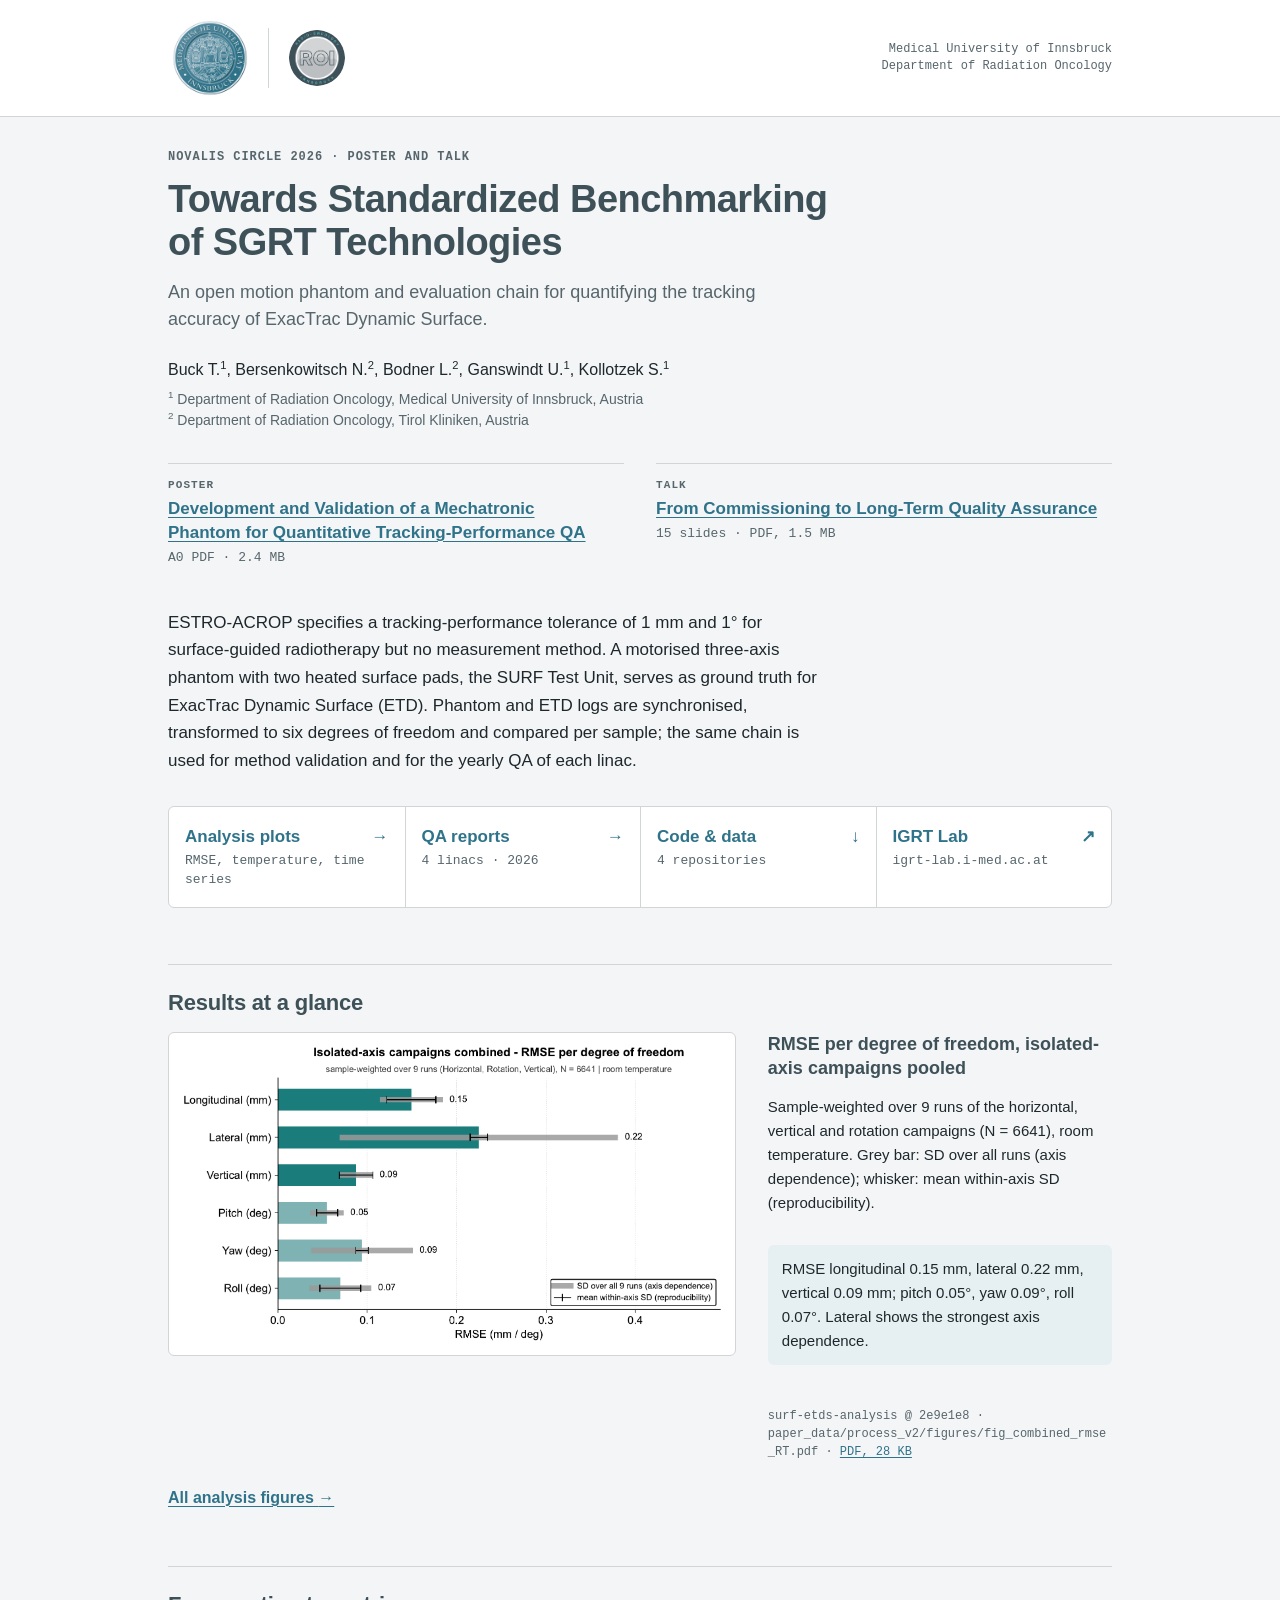
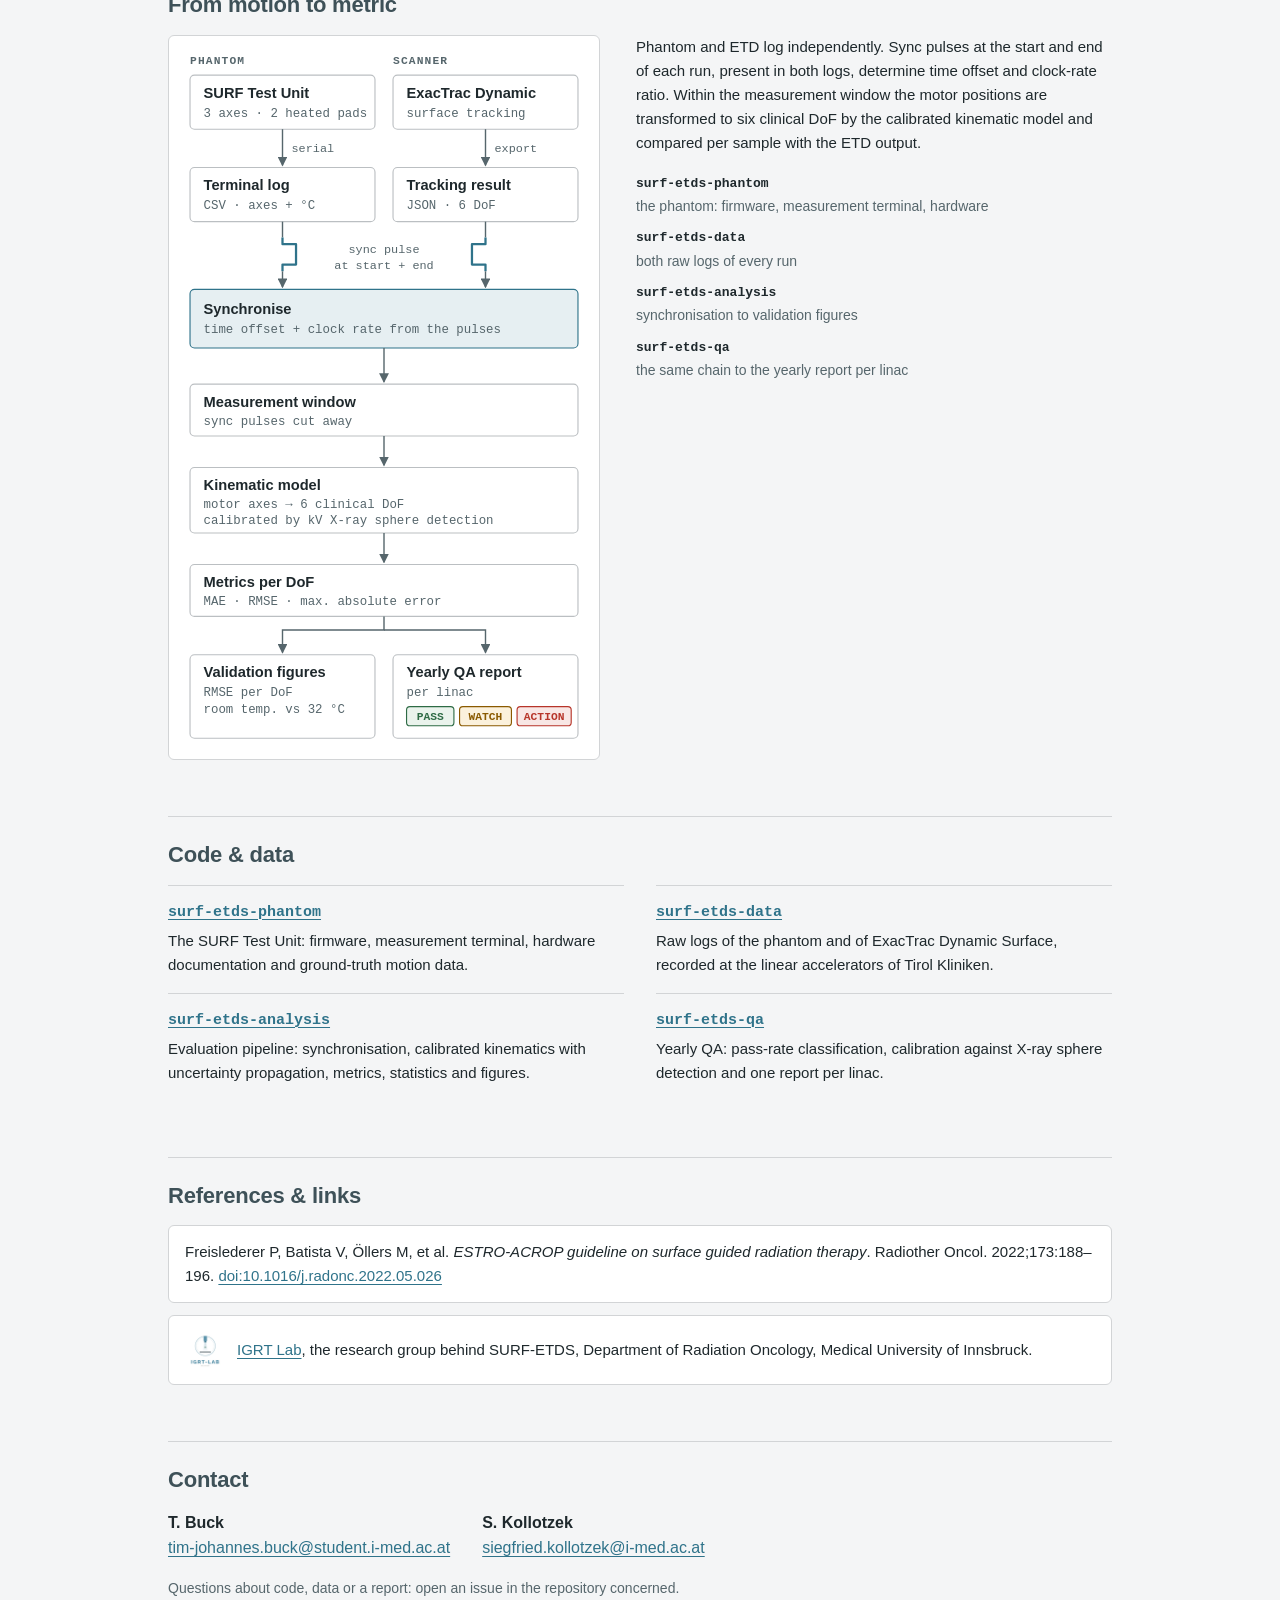
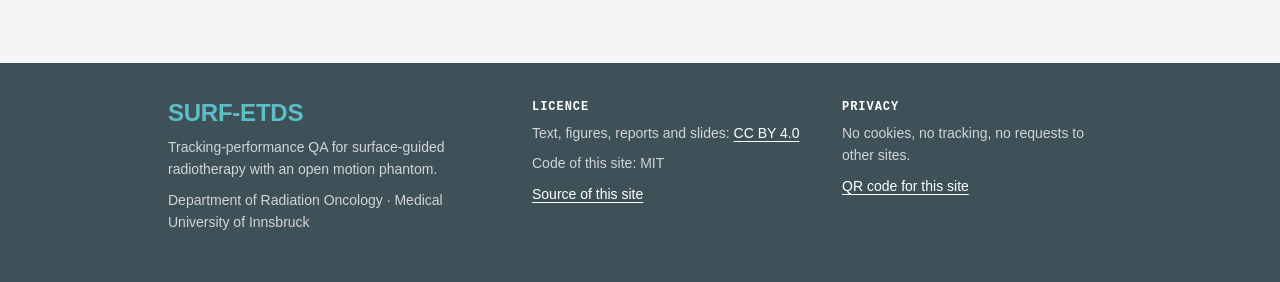
<file: index.html>
<!doctype html>
<html lang="en">
<head>
<meta charset="utf-8">
<meta name="viewport" content="width=device-width, initial-scale=1">
<title>Towards Standardized Benchmarking of SGRT Technologies</title>
<meta name="description" content="Poster and talk at Novalis Circle 2026: an open motion phantom and evaluation chain for the tracking accuracy of ExacTrac Dynamic Surface, with analysis figures, yearly QA reports, code and data.">
<meta name="color-scheme" content="light dark">
<meta name="theme-color" content="#FFFFFF" media="(prefers-color-scheme: light)">
<meta name="theme-color" content="#253136" media="(prefers-color-scheme: dark)">
<meta property="og:type" content="website">
<meta property="og:title" content="Towards Standardized Benchmarking of SGRT Technologies">
<meta property="og:description" content="Poster and talk at Novalis Circle 2026: an open motion phantom and evaluation chain for the tracking accuracy of ExacTrac Dynamic Surface, with analysis figures, yearly QA reports, code and data.">
<meta property="og:url" content="https://ag-kollotzek.github.io/novalis-circle-2026/">
<link rel="icon" href="assets/favicon-32.png" sizes="32x32" type="image/png">
<link rel="apple-touch-icon" href="assets/apple-touch-icon.png">
<link rel="stylesheet" href="assets/site.css">
</head>
<body>

<header class="letterhead">
  <div class="wrap masthead">
    <div class="logos">
    <img class="logo logo-mui" src="assets/logo_mui_seal.png" width="360" height="360" alt="Medical University of Innsbruck">
    <span class="logos-rule" aria-hidden="true"></span>
    <img class="logo logo-roi" src="assets/logo_roi_ibk.png" width="271" height="271" alt="Radio-Oncology Innsbruck">
    </div>
    <p class="masthead-org">Medical University of Innsbruck<br>Department of Radiation Oncology</p>
  </div>
</header>

<main class="wrap">

  <p class="kicker">Novalis Circle 2026 · Poster and talk</p>
  <h1>Towards Standardized Benchmarking of SGRT Technologies</h1>
  <p class="standfirst">An open motion phantom and evaluation chain for quantifying the tracking accuracy of
    ExacTrac Dynamic Surface.</p>

  <p class="authors">Buck T.<sup>1</sup>, Bersenkowitsch N.<sup>2</sup>, Bodner L.<sup>2</sup>, Ganswindt U.<sup>1</sup>, Kollotzek S.<sup>1</sup></p>
  <ol class="affiliations">
    <li><sup>1</sup> Department of Radiation Oncology, Medical University of Innsbruck, Austria</li>
    <li><sup>2</sup> Department of Radiation Oncology, Tirol Kliniken, Austria</li>
  </ol>

  <ul class="contributions" aria-label="Contributions at Novalis Circle 2026">
    <li>
      <span class="contrib-kind">Poster</span>
      <a class="contrib-title" href="poster/index.html">Development and Validation of a Mechatronic Phantom for Quantitative Tracking-Performance QA</a>
      <span class="contrib-status">A0 PDF · 2.4&nbsp;MB</span>
    </li>
    <li>
      <span class="contrib-kind">Talk</span>
      <a class="contrib-title" href="talk/index.html">From Commissioning to Long-Term Quality Assurance</a>
      <span class="contrib-status">15 slides · PDF, 1.5&nbsp;MB</span>
    </li>
  </ul>

  <p class="lead">ESTRO-ACROP specifies a tracking-performance tolerance of 1&nbsp;mm and 1° for surface-guided radiotherapy
    but no measurement method. A motorised three-axis phantom with two heated surface pads, the SURF Test Unit, serves as
    ground truth for ExacTrac Dynamic Surface (ETD). Phantom and ETD logs are synchronised, transformed to six degrees of
    freedom and compared per sample; the same chain is used for method validation and for the yearly QA of each linac.</p>

  <nav aria-label="Project material">
    <ul class="routes">
      <li><a href="analysis/index.html">
        <span class="route-label">Analysis plots <span aria-hidden="true">→</span></span>
        <span class="route-detail">RMSE, temperature, time series</span></a></li>
      <li><a href="qa/index.html">
        <span class="route-label">QA reports <span aria-hidden="true">→</span></span>
        <span class="route-detail">4 linacs · 2026</span></a></li>
      <li><a href="#code">
        <span class="route-label">Code &amp; data <span aria-hidden="true">↓</span></span>
        <span class="route-detail">4 repositories</span></a></li>
      <li><a href="https://igrt-lab.i-med.ac.at/">
        <span class="route-label">IGRT Lab <span aria-hidden="true">↗</span></span>
        <span class="route-detail">igrt-lab.i-med.ac.at</span></a></li>
    </ul>
  </nav>


  <section class="section" id="results" aria-labelledby="results-title">
    <h2 id="results-title">Results at a glance</h2>

    <figure class="explained figure-block" id="glance-combined">
      <div>
        <a class="fig-plate" href="analysis/figures/fig_combined_rmse_RT.pdf"><img src="analysis/figures/fig_combined_rmse_RT.png" width="1669" height="928" loading="lazy" alt="Bar chart of RMSE per degree of freedom, isolated-axis campaigns pooled, room temperature: longitudinal 0.15 mm, lateral 0.22 mm, vertical 0.09 mm, pitch 0.05 degrees, yaw 0.09 degrees, roll 0.07 degrees."></a>
      </div>
      <figcaption>
        <h3>RMSE per degree of freedom, isolated-axis campaigns pooled</h3>
        <p>Sample-weighted over 9 runs of the horizontal, vertical and rotation campaigns (N&nbsp;=&nbsp;6641), room temperature. Grey bar: SD over all runs (axis dependence); whisker: mean within-axis SD (reproducibility).</p>
        <p class="takeaway">RMSE longitudinal 0.15&nbsp;mm, lateral 0.22&nbsp;mm, vertical 0.09&nbsp;mm; pitch 0.05°, yaw 0.09°, roll 0.07°. Lateral shows the strongest axis dependence.</p>
        <p class="source">surf-etds-analysis @ 2e9e1e8 · paper_data/process_v2/figures/fig_combined_rmse_RT.pdf · <a href="analysis/figures/fig_combined_rmse_RT.pdf">PDF, 28&nbsp;KB</a></p>
      </figcaption>
    </figure>
    <p class="more"><a href="analysis/index.html">All analysis figures <span aria-hidden="true">→</span></a></p>
  </section>

  <section class="section" id="flow" aria-labelledby="flow-title">
    <h2 id="flow-title">From motion to metric</h2>
    <figure class="flow">
      <div class="plate">
        <svg viewBox="0 0 360 620" role="img" aria-labelledby="flow-svg-title">
          <title id="flow-svg-title">Data flow: the phantom and the scanner log independently; a sync pulse seen in both logs aligns them; the aligned data pass through the measurement window, the kinematic model and the per-DoF metrics into the validation figures and the yearly QA report.</title>
          <defs>
            <marker id="flow-arrow" viewBox="0 0 8 8" refX="7" refY="4" markerWidth="7" markerHeight="7" orient="auto">
              <path class="dia-head" d="M0,0 L8,4 L0,8 z"/>
            </marker>
          </defs>

          <text class="dia-lane" x="8" y="14">PHANTOM</text>
          <text class="dia-lane" x="188" y="14">SCANNER</text>

          <rect class="dia-box" x="8" y="24" width="164" height="48" rx="4"/>
          <text class="dia-title" x="20" y="44">SURF Test Unit</text>
          <text class="dia-sub" x="20" y="61">3 axes · 2 heated pads</text>

          <rect class="dia-box" x="188" y="24" width="164" height="48" rx="4"/>
          <text class="dia-title" x="200" y="44">ExacTrac Dynamic</text>
          <text class="dia-sub" x="200" y="61">surface tracking</text>

          <line class="dia-edge" x1="90" y1="72" x2="90" y2="104" marker-end="url(#flow-arrow)"/>
          <text class="dia-label" x="98" y="92">serial</text>
          <line class="dia-edge" x1="270" y1="72" x2="270" y2="104" marker-end="url(#flow-arrow)"/>
          <text class="dia-label" x="278" y="92">export</text>

          <rect class="dia-box" x="8" y="106" width="164" height="48" rx="4"/>
          <text class="dia-title" x="20" y="126">Terminal log</text>
          <text class="dia-sub" x="20" y="143">CSV · axes + °C</text>

          <rect class="dia-box" x="188" y="106" width="164" height="48" rx="4"/>
          <text class="dia-title" x="200" y="126">Tracking result</text>
          <text class="dia-sub" x="200" y="143">JSON · 6 DoF</text>

          <!-- the same physical sync pulse, seen in both logs -->
          <line class="dia-edge" x1="90" y1="154" x2="90" y2="168"/>
          <path class="dia-pulse" d="M90,168 V174 H102 V192 H90 V198"/>
          <line class="dia-edge" x1="90" y1="198" x2="90" y2="212" marker-end="url(#flow-arrow)"/>
          <line class="dia-edge" x1="270" y1="154" x2="270" y2="168"/>
          <path class="dia-pulse" d="M270,168 V174 H258 V192 H270 V198"/>
          <line class="dia-edge" x1="270" y1="198" x2="270" y2="212" marker-end="url(#flow-arrow)"/>
          <text class="dia-label" x="180" y="182" text-anchor="middle">sync pulse</text>
          <text class="dia-label" x="180" y="196" text-anchor="middle">at start + end</text>

          <rect class="dia-box key" x="8" y="214" width="344" height="52" rx="4"/>
          <text class="dia-title" x="20" y="236">Synchronise</text>
          <text class="dia-sub" x="20" y="253">time offset + clock rate from the pulses</text>

          <line class="dia-edge" x1="180" y1="266" x2="180" y2="296" marker-end="url(#flow-arrow)"/>

          <rect class="dia-box" x="8" y="298" width="344" height="46" rx="4"/>
          <text class="dia-title" x="20" y="318">Measurement window</text>
          <text class="dia-sub" x="20" y="334">sync pulses cut away</text>

          <line class="dia-edge" x1="180" y1="344" x2="180" y2="370" marker-end="url(#flow-arrow)"/>

          <rect class="dia-box" x="8" y="372" width="344" height="58" rx="4"/>
          <text class="dia-title" x="20" y="392">Kinematic model</text>
          <text class="dia-sub" x="20" y="408">motor axes → 6 clinical DoF</text>
          <text class="dia-sub" x="20" y="422">calibrated by kV X-ray sphere detection</text>

          <line class="dia-edge" x1="180" y1="430" x2="180" y2="456" marker-end="url(#flow-arrow)"/>

          <rect class="dia-box" x="8" y="458" width="344" height="46" rx="4"/>
          <text class="dia-title" x="20" y="478">Metrics per DoF</text>
          <text class="dia-sub" x="20" y="494">MAE · RMSE · max. absolute error</text>

          <polyline class="dia-edge" points="180,504 180,516 90,516 90,536" marker-end="url(#flow-arrow)"/>
          <polyline class="dia-edge" points="180,516 270,516 270,536" marker-end="url(#flow-arrow)"/>

          <rect class="dia-box" x="8" y="538" width="164" height="74" rx="4"/>
          <text class="dia-title" x="20" y="558">Validation figures</text>
          <text class="dia-sub" x="20" y="575">RMSE per DoF</text>
          <text class="dia-sub" x="20" y="590">room temp. vs 32 °C</text>

          <rect class="dia-box" x="188" y="538" width="164" height="74" rx="4"/>
          <text class="dia-title" x="200" y="558">Yearly QA report</text>
          <text class="dia-sub" x="200" y="575">per linac</text>
          <rect class="dia-pass" x="200" y="584" width="42" height="17" rx="3"/>
          <text class="dia-chip pass" x="221" y="596" text-anchor="middle">PASS</text>
          <rect class="dia-watch" x="247" y="584" width="46" height="17" rx="3"/>
          <text class="dia-chip watch" x="270" y="596" text-anchor="middle">WATCH</text>
          <rect class="dia-action" x="298" y="584" width="48" height="17" rx="3"/>
          <text class="dia-chip action" x="322" y="596" text-anchor="middle">ACTION</text>
        </svg>
      </div>
      <figcaption>
        <p>Phantom and ETD log independently. Sync pulses at the start and end of each run, present in both logs, determine
          time offset and clock-rate ratio. Within the measurement window the motor positions are transformed to six clinical
          DoF by the calibrated kinematic model and compared per sample with the ETD output.</p>
        <dl class="repo-map">
          <div><dt>surf-etds-phantom</dt><dd>the phantom: firmware, measurement terminal, hardware</dd></div>
          <div><dt>surf-etds-data</dt><dd>both raw logs of every run</dd></div>
          <div><dt>surf-etds-analysis</dt><dd>synchronisation to validation figures</dd></div>
          <div><dt>surf-etds-qa</dt><dd>the same chain to the yearly report per linac</dd></div>
        </dl>
      </figcaption>
    </figure>
  </section>

  <section class="section" id="code" aria-labelledby="code-title">
    <h2 id="code-title">Code &amp; data</h2>
    <ul class="repos">
      <li>
        <a class="repo-name" href="https://github.com/AG-Kollotzek/surf-etds-phantom">surf-etds-phantom</a>
        <p>The SURF Test Unit: firmware, measurement terminal, hardware documentation and ground-truth motion data.</p>
      </li>
      <li>
        <a class="repo-name" href="https://github.com/AG-Kollotzek/surf-etds-data">surf-etds-data</a>
        <p>Raw logs of the phantom and of ExacTrac Dynamic Surface, recorded at the linear accelerators of Tirol Kliniken.</p>
      </li>
      <li>
        <a class="repo-name" href="https://github.com/AG-Kollotzek/surf-etds-analysis">surf-etds-analysis</a>
        <p>Evaluation pipeline: synchronisation, calibrated kinematics with uncertainty propagation, metrics, statistics and figures.</p>
      </li>
      <li>
        <a class="repo-name" href="https://github.com/AG-Kollotzek/surf-etds-qa">surf-etds-qa</a>
        <p>Yearly QA: pass-rate classification, calibration against X-ray sphere detection and one report per linac.</p>
      </li>
    </ul>
  </section>

  <section class="section" id="references" aria-labelledby="ref-title">
    <h2 id="ref-title">References &amp; links</h2>
    <ul class="cite">
      <li>Freislederer P, Batista V, Öllers M, et al. <em>ESTRO-ACROP guideline on surface guided radiation therapy</em>.
        Radiother Oncol. 2022;173:188–196. <a href="https://doi.org/10.1016/j.radonc.2022.05.026">doi:10.1016/j.radonc.2022.05.026</a></li>
      <li class="lab-link">
        <img src="assets/igrt-lab-logo.png" width="156" height="160" alt="">
        <span><a href="https://igrt-lab.i-med.ac.at/">IGRT Lab</a>, the research group behind SURF-ETDS, Department of Radiation Oncology, Medical University of Innsbruck.</span>
      </li>
    </ul>
  </section>

  <section class="section" id="contact" aria-labelledby="contact-title">
    <h2 id="contact-title">Contact</h2>
    <dl class="contact">
      <div><dt>T. Buck</dt><dd><a href="mailto:tim-johannes.buck@student.i-med.ac.at">tim-johannes.buck@student.i-med.ac.at</a></dd></div>
      <div><dt>S. Kollotzek</dt><dd><a href="mailto:siegfried.kollotzek@i-med.ac.at">siegfried.kollotzek@i-med.ac.at</a></dd></div>
    </dl>
    <p class="note contact-note">Questions about code, data or a report: open an issue in the repository concerned.</p>
  </section>


</main>

<footer class="band">
  <div class="wrap band-grid">
    <div>
      <p class="band-name">SURF-ETDS</p>
      <p>Tracking-performance QA for surface-guided radiotherapy with an open motion phantom.</p>
      <p>Department of Radiation Oncology · Medical University of Innsbruck</p>
    </div>
    <div>
      <h2>Licence</h2>
      <p>Text, figures, reports and slides: <a href="https://creativecommons.org/licenses/by/4.0/">CC BY 4.0</a></p>
      <p>Code of this site: MIT</p>
      <p><a href="https://github.com/AG-Kollotzek/novalis-circle-2026">Source of this site</a></p>
    </div>
    <div>
      <h2>Privacy</h2>
      <p>No cookies, no tracking, no requests to other sites.</p>
      <p><a href="assets/qr-code.svg">QR code for this site</a></p>
    </div>
  </div>
</footer>

</body>
</html>
</file>
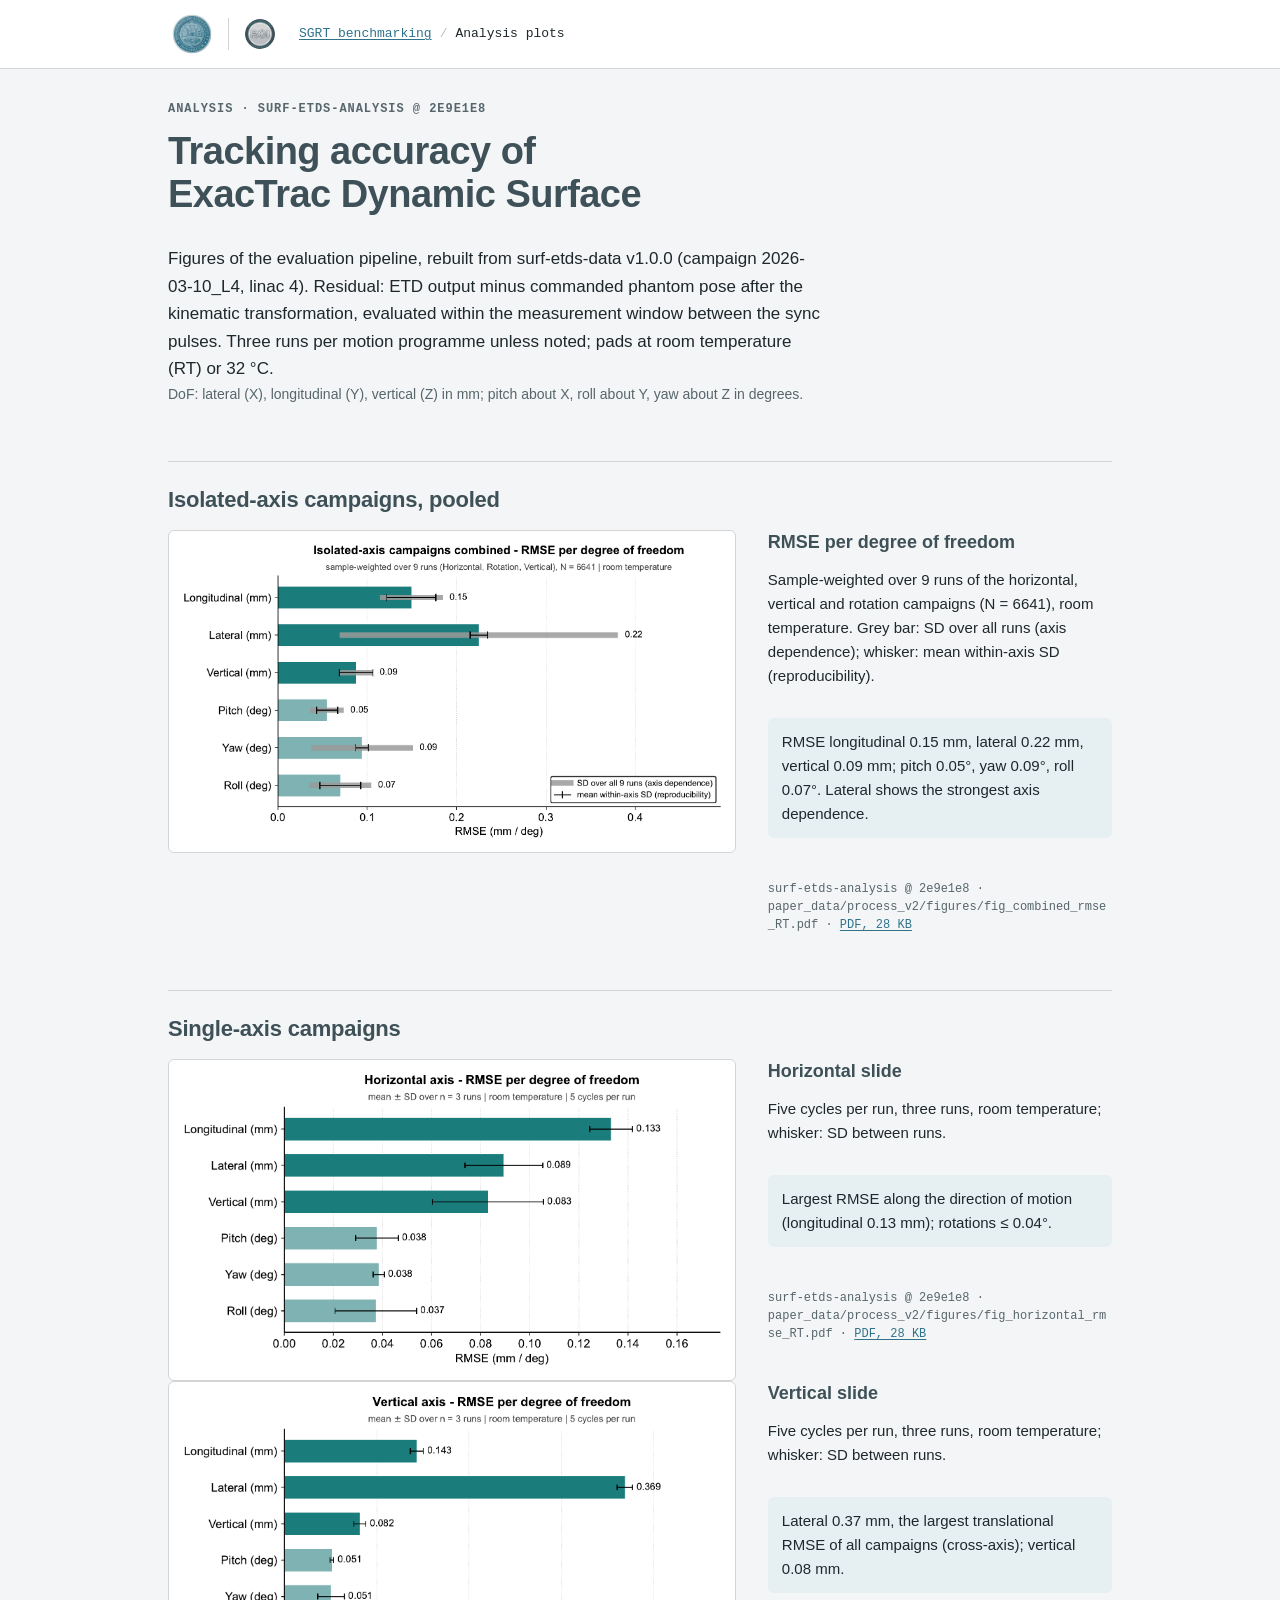
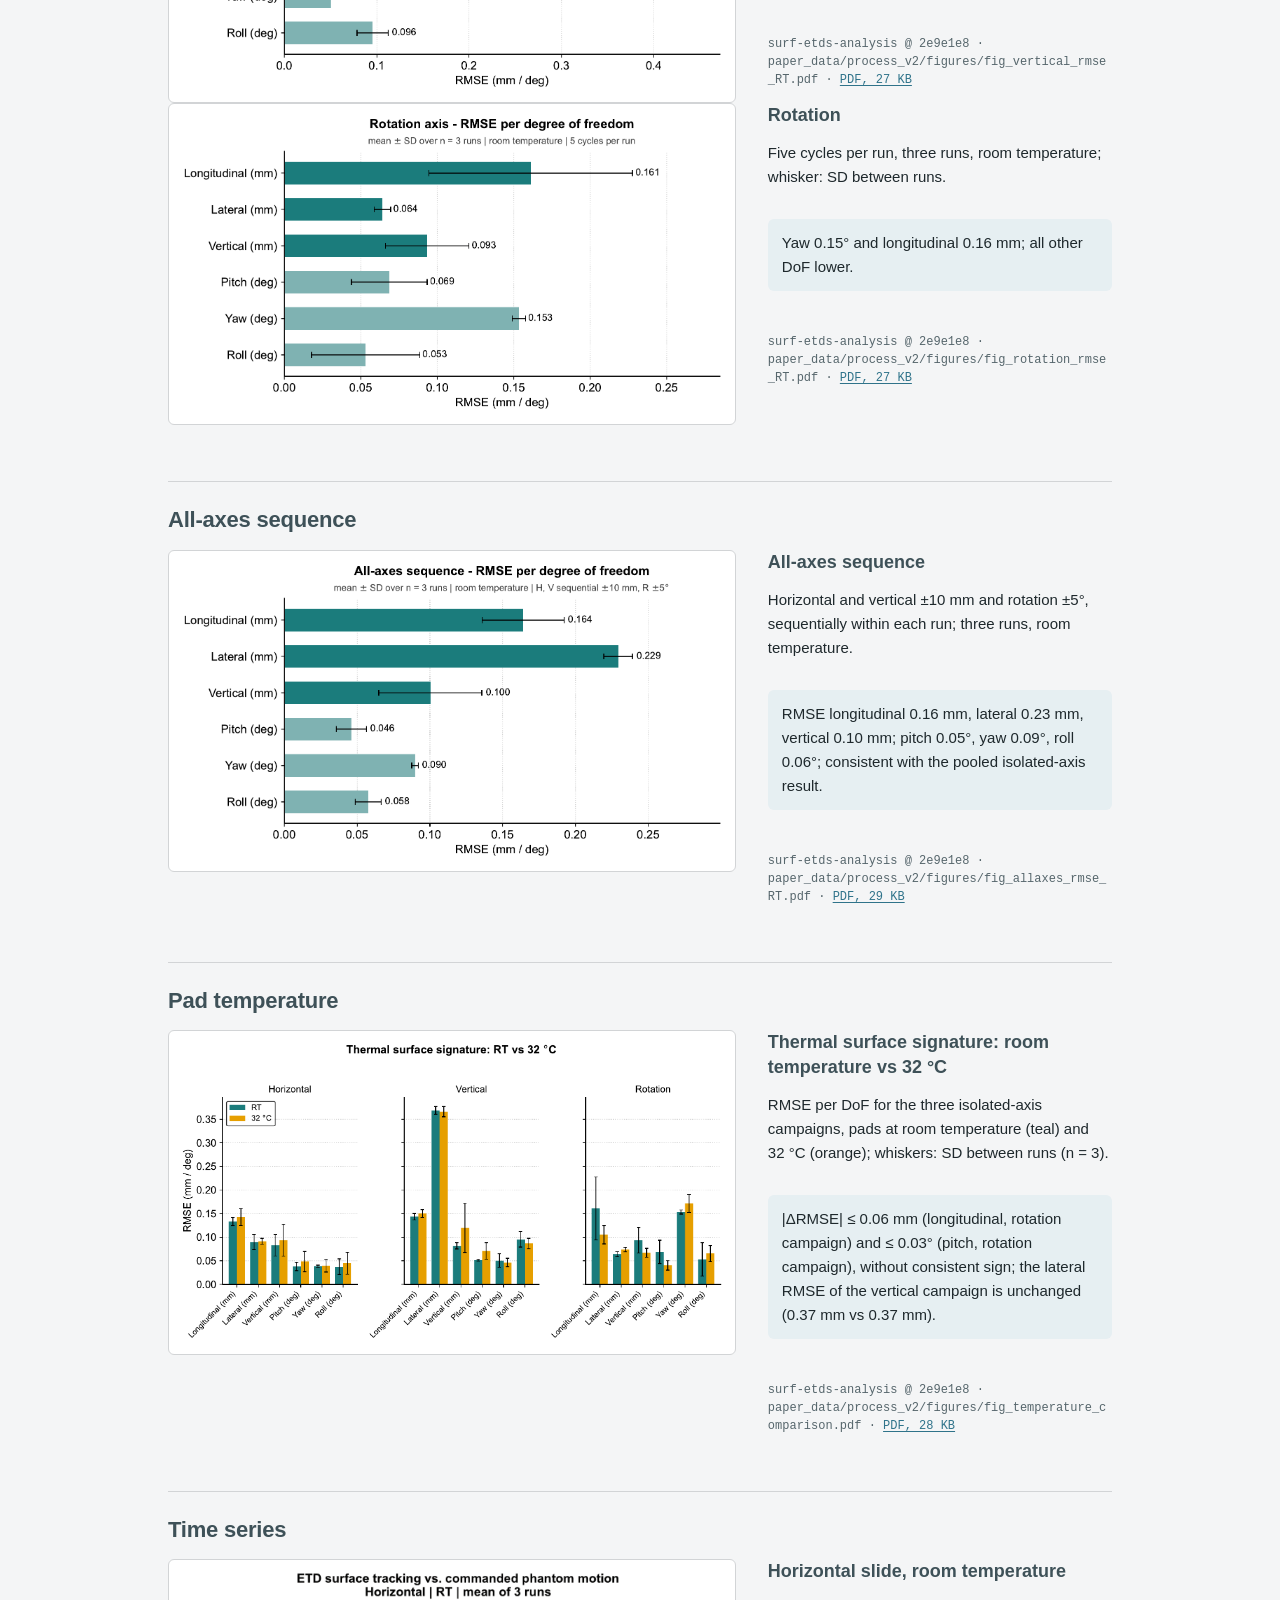
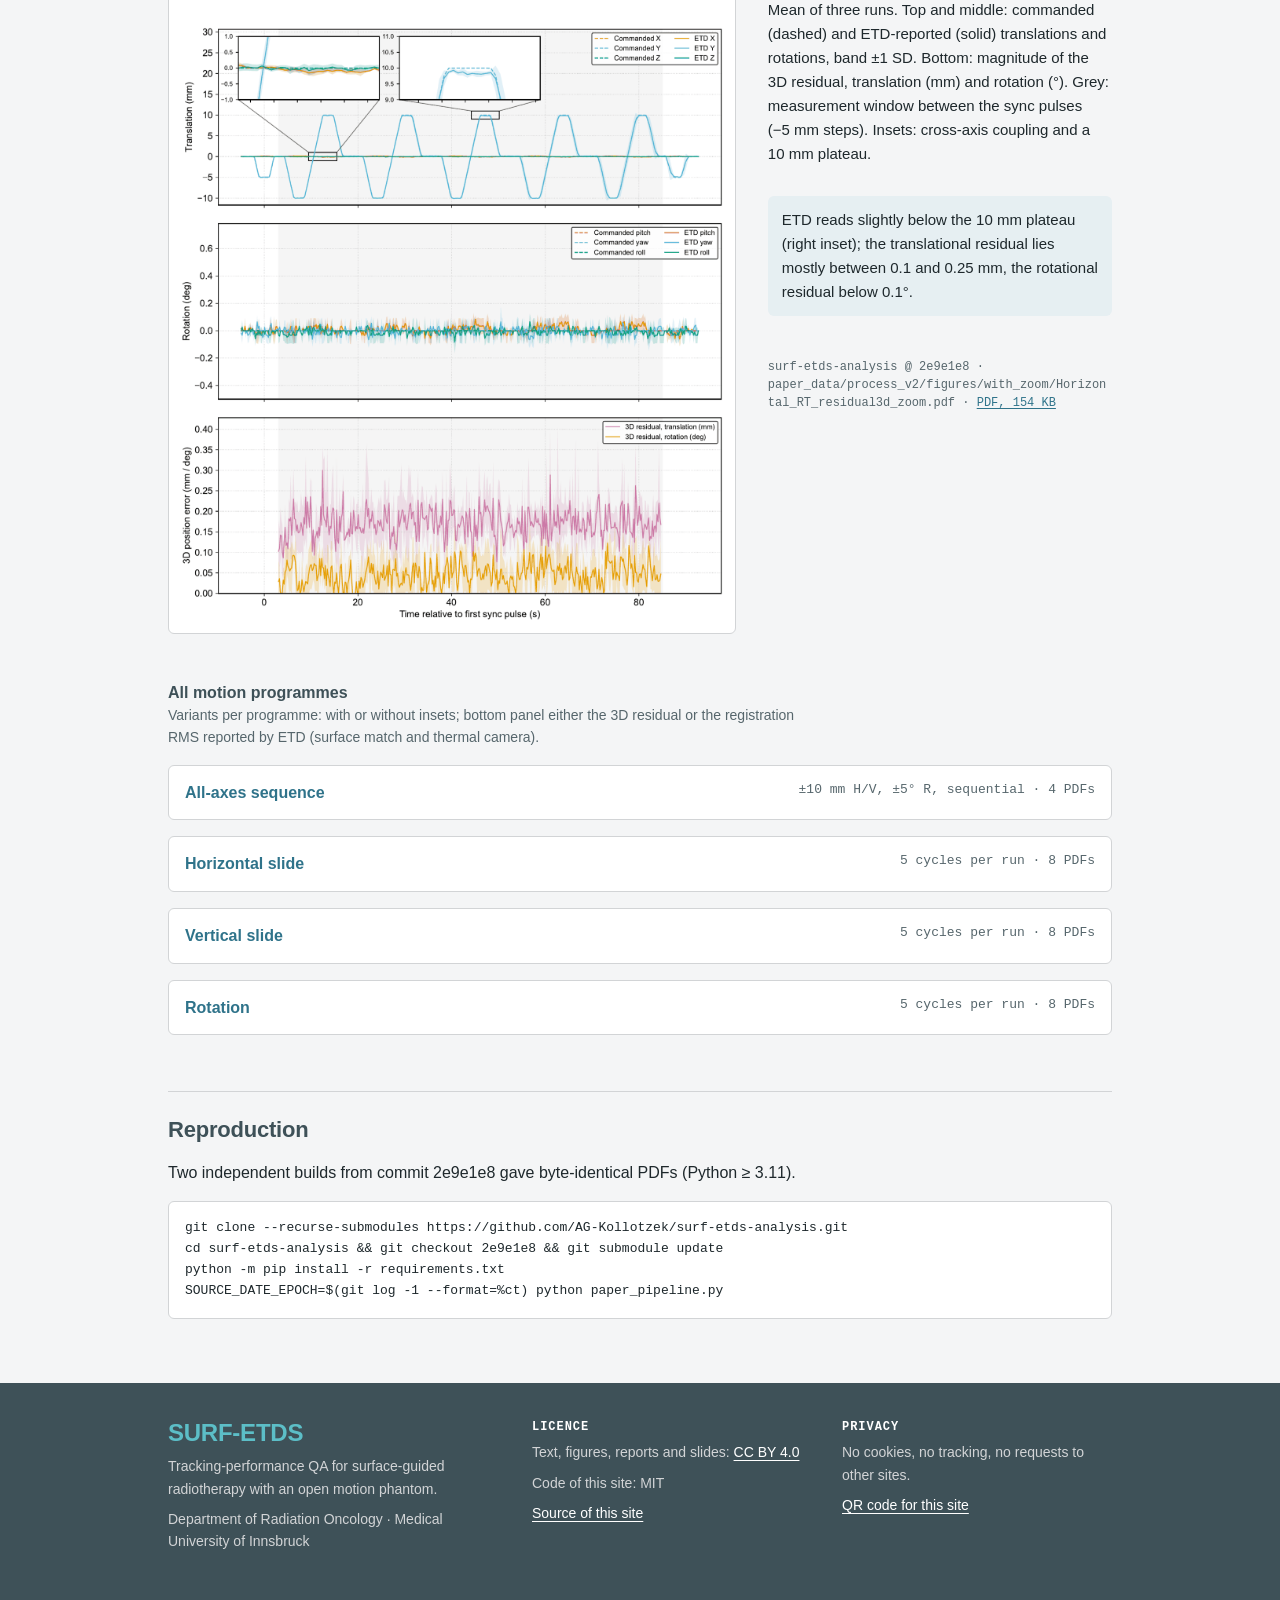
<file: analysis/index.html>
<!doctype html>
<html lang="en">
<head>
<meta charset="utf-8">
<meta name="viewport" content="width=device-width, initial-scale=1">
<title>Analysis plots · Towards Standardized Benchmarking of SGRT Technologies</title>
<meta name="description" content="Analysis figures of SURF-ETDS: tracking accuracy of ExacTrac Dynamic Surface against the SURF Test Unit in six degrees of freedom.">
<meta name="color-scheme" content="light dark">
<meta name="theme-color" content="#FFFFFF" media="(prefers-color-scheme: light)">
<meta name="theme-color" content="#253136" media="(prefers-color-scheme: dark)">
<meta property="og:type" content="website">
<meta property="og:title" content="Analysis plots · Towards Standardized Benchmarking of SGRT Technologies">
<meta property="og:description" content="Analysis figures of SURF-ETDS: tracking accuracy of ExacTrac Dynamic Surface against the SURF Test Unit in six degrees of freedom.">
<meta property="og:url" content="https://ag-kollotzek.github.io/novalis-circle-2026/analysis/">
<link rel="icon" href="../assets/favicon-32.png" sizes="32x32" type="image/png">
<link rel="apple-touch-icon" href="../assets/apple-touch-icon.png">
<link rel="stylesheet" href="../assets/site.css">
</head>
<body>

<header class="letterhead">
  <div class="wrap masthead compact">
    <a class="logos" href="../index.html" aria-label="Home: Towards Standardized Benchmarking of SGRT Technologies">
    <img class="logo logo-mui" src="../assets/logo_mui_seal.png" width="360" height="360" alt="Medical University of Innsbruck">
    <span class="logos-rule" aria-hidden="true"></span>
    <img class="logo logo-roi" src="../assets/logo_roi_ibk.png" width="271" height="271" alt="Radio-Oncology Innsbruck">
    </a>
    <nav class="crumbs" aria-label="Breadcrumb">
      <ol>
        <li><a href="../index.html">SGRT benchmarking</a></li>
        <li><span aria-current="page">Analysis plots</span></li>
      </ol>
    </nav>
  </div>
</header>

<main class="wrap">

  <p class="kicker">Analysis · surf-etds-analysis @ 2e9e1e8</p>
  <h1>Tracking accuracy of ExacTrac Dynamic Surface</h1>

  <p class="lead">Figures of the evaluation pipeline, rebuilt from surf-etds-data v1.0.0 (campaign 2026-03-10_L4, linac&nbsp;4).
    Residual: ETD output minus commanded phantom pose after the kinematic transformation, evaluated within the measurement window
    between the sync pulses. Three runs per motion programme unless noted; pads at room temperature (RT) or 32&nbsp;°C.</p>
  <p class="note measure">DoF: lateral (X), longitudinal (Y), vertical (Z) in mm; pitch about X, roll about Y, yaw about Z in degrees.</p>

  <section class="section" id="pooled" aria-labelledby="pooled-title">
    <h2 id="pooled-title">Isolated-axis campaigns, pooled</h2>

    <figure class="explained figure-block" id="fig-combined">
      <div>
        <a class="fig-plate" href="figures/fig_combined_rmse_RT.pdf"><img src="figures/fig_combined_rmse_RT.png" width="1669" height="928" loading="lazy" alt="Bar chart of RMSE per degree of freedom, isolated-axis campaigns pooled, room temperature: longitudinal 0.15 mm, lateral 0.22 mm, vertical 0.09 mm, pitch 0.05 degrees, yaw 0.09 degrees, roll 0.07 degrees."></a>
      </div>
      <figcaption>
        <h3>RMSE per degree of freedom</h3>
        <p>Sample-weighted over 9 runs of the horizontal, vertical and rotation campaigns (N&nbsp;=&nbsp;6641), room temperature. Grey bar: SD over all runs (axis dependence); whisker: mean within-axis SD (reproducibility).</p>
        <p class="takeaway">RMSE longitudinal 0.15&nbsp;mm, lateral 0.22&nbsp;mm, vertical 0.09&nbsp;mm; pitch 0.05°, yaw 0.09°, roll 0.07°. Lateral shows the strongest axis dependence.</p>
        <p class="source">surf-etds-analysis @ 2e9e1e8 · paper_data/process_v2/figures/fig_combined_rmse_RT.pdf · <a href="figures/fig_combined_rmse_RT.pdf">PDF, 28&nbsp;KB</a></p>
      </figcaption>
    </figure>
  </section>

  <section class="section" id="campaigns" aria-labelledby="campaigns-title">
    <h2 id="campaigns-title">Single-axis campaigns</h2>

    <figure class="explained figure-block" id="fig-horizontal">
      <div>
        <a class="fig-plate" href="figures/fig_horizontal_rmse_RT.pdf"><img src="figures/fig_horizontal_rmse_RT.png" width="1569" height="868" loading="lazy" alt="Bar chart of RMSE per degree of freedom, horizontal slide, three runs at room temperature: longitudinal 0.13 mm, lateral 0.09 mm, vertical 0.08 mm, pitch 0.04 degrees, yaw 0.04 degrees, roll 0.04 degrees."></a>
      </div>
      <figcaption>
        <h3>Horizontal slide</h3>
        <p>Five cycles per run, three runs, room temperature; whisker: SD between runs.</p>
        <p class="takeaway">Largest RMSE along the direction of motion (longitudinal 0.13&nbsp;mm); rotations ≤&nbsp;0.04°.</p>
        <p class="source">surf-etds-analysis @ 2e9e1e8 · paper_data/process_v2/figures/fig_horizontal_rmse_RT.pdf · <a href="figures/fig_horizontal_rmse_RT.pdf">PDF, 28&nbsp;KB</a></p>
      </figcaption>
    </figure>
    <figure class="explained figure-block" id="fig-vertical">
      <div>
        <a class="fig-plate" href="figures/fig_vertical_rmse_RT.pdf"><img src="figures/fig_vertical_rmse_RT.png" width="1569" height="868" loading="lazy" alt="Bar chart of RMSE per degree of freedom, vertical slide, three runs at room temperature: longitudinal 0.14 mm, lateral 0.37 mm, vertical 0.08 mm, pitch 0.05 degrees, yaw 0.05 degrees, roll 0.10 degrees."></a>
      </div>
      <figcaption>
        <h3>Vertical slide</h3>
        <p>Five cycles per run, three runs, room temperature; whisker: SD between runs.</p>
        <p class="takeaway">Lateral 0.37&nbsp;mm, the largest translational RMSE of all campaigns (cross-axis); vertical 0.08&nbsp;mm.</p>
        <p class="source">surf-etds-analysis @ 2e9e1e8 · paper_data/process_v2/figures/fig_vertical_rmse_RT.pdf · <a href="figures/fig_vertical_rmse_RT.pdf">PDF, 27&nbsp;KB</a></p>
      </figcaption>
    </figure>
    <figure class="explained figure-block" id="fig-rotation">
      <div>
        <a class="fig-plate" href="figures/fig_rotation_rmse_RT.pdf"><img src="figures/fig_rotation_rmse_RT.png" width="1569" height="868" loading="lazy" alt="Bar chart of RMSE per degree of freedom, rotation, three runs at room temperature: longitudinal 0.16 mm, lateral 0.06 mm, vertical 0.09 mm, pitch 0.07 degrees, yaw 0.15 degrees, roll 0.05 degrees."></a>
      </div>
      <figcaption>
        <h3>Rotation</h3>
        <p>Five cycles per run, three runs, room temperature; whisker: SD between runs.</p>
        <p class="takeaway">Yaw 0.15° and longitudinal 0.16&nbsp;mm; all other DoF lower.</p>
        <p class="source">surf-etds-analysis @ 2e9e1e8 · paper_data/process_v2/figures/fig_rotation_rmse_RT.pdf · <a href="figures/fig_rotation_rmse_RT.pdf">PDF, 27&nbsp;KB</a></p>
      </figcaption>
    </figure>
  </section>

  <section class="section" id="allaxes" aria-labelledby="allaxes-title">
    <h2 id="allaxes-title">All-axes sequence</h2>

    <figure class="explained figure-block" id="fig-allaxes">
      <div>
        <a class="fig-plate" href="figures/fig_allaxes_rmse_RT.pdf"><img src="figures/fig_allaxes_rmse_RT.png" width="1569" height="868" loading="lazy" alt="Bar chart of RMSE per degree of freedom, all-axes sequence, three runs at room temperature: longitudinal 0.16 mm, lateral 0.23 mm, vertical 0.10 mm, pitch 0.05 degrees, yaw 0.09 degrees, roll 0.06 degrees."></a>
      </div>
      <figcaption>
        <h3>All-axes sequence</h3>
        <p>Horizontal and vertical ±10&nbsp;mm and rotation ±5°, sequentially within each run; three runs, room temperature.</p>
        <p class="takeaway">RMSE longitudinal 0.16&nbsp;mm, lateral 0.23&nbsp;mm, vertical 0.10&nbsp;mm; pitch 0.05°, yaw 0.09°, roll 0.06°; consistent with the pooled isolated-axis result.</p>
        <p class="source">surf-etds-analysis @ 2e9e1e8 · paper_data/process_v2/figures/fig_allaxes_rmse_RT.pdf · <a href="figures/fig_allaxes_rmse_RT.pdf">PDF, 29&nbsp;KB</a></p>
      </figcaption>
    </figure>
  </section>

  <section class="section" id="temperature" aria-labelledby="temperature-title">
    <h2 id="temperature-title">Pad temperature</h2>

    <figure class="explained figure-block" id="fig-temperature">
      <div>
        <a class="fig-plate" href="figures/fig_temperature_comparison.pdf"><img src="figures/fig_temperature_comparison.png" width="1768" height="985" loading="lazy" alt="Grouped bar chart of RMSE per degree of freedom for the horizontal, vertical and rotation campaigns with pads at room temperature and at 32 degrees Celsius."></a>
      </div>
      <figcaption>
        <h3>Thermal surface signature: room temperature vs 32&nbsp;°C</h3>
        <p>RMSE per DoF for the three isolated-axis campaigns, pads at room temperature (teal) and 32&nbsp;°C (orange); whiskers: SD between runs (n&nbsp;=&nbsp;3).</p>
        <p class="takeaway">|ΔRMSE| ≤&nbsp;0.06&nbsp;mm (longitudinal, rotation campaign) and ≤&nbsp;0.03° (pitch, rotation campaign), without consistent sign; the lateral RMSE of the vertical campaign is unchanged (0.37&nbsp;mm vs 0.37&nbsp;mm).</p>
        <p class="source">surf-etds-analysis @ 2e9e1e8 · paper_data/process_v2/figures/fig_temperature_comparison.pdf · <a href="figures/fig_temperature_comparison.pdf">PDF, 28&nbsp;KB</a></p>
      </figcaption>
    </figure>
  </section>

  <section class="section" id="series" aria-labelledby="series-title">
    <h2 id="series-title">Time series</h2>

    <figure class="explained figure-block" id="fig-series">
      <div>
        <a class="fig-plate" href="figures/with_zoom/Horizontal_RT_residual3d_zoom.pdf"><img src="figures/Horizontal_RT_residual3d_zoom.png" width="1400" height="1673" loading="lazy" alt="Time series of the horizontal slide at room temperature, mean of three runs: commanded and tracked translations and rotations, and the 3D residual, with two insets."></a>
      </div>
      <figcaption>
        <h3>Horizontal slide, room temperature</h3>
        <p>Mean of three runs. Top and middle: commanded (dashed) and ETD-reported (solid) translations and rotations, band ±1&nbsp;SD.
          Bottom: magnitude of the 3D residual, translation (mm) and rotation (°). Grey: measurement window between the sync pulses
          (−5&nbsp;mm steps). Insets: cross-axis coupling and a 10&nbsp;mm plateau.</p>
        <p class="takeaway">ETD reads slightly below the 10&nbsp;mm plateau (right inset); the translational residual lies mostly between
          0.1 and 0.25&nbsp;mm, the rotational residual below 0.1°.</p>
        <p class="source">surf-etds-analysis @ 2e9e1e8 · paper_data/process_v2/figures/with_zoom/Horizontal_RT_residual3d_zoom.pdf · <a href="figures/with_zoom/Horizontal_RT_residual3d_zoom.pdf">PDF, 154&nbsp;KB</a></p>
      </figcaption>
    </figure>

    <h3 class="subsection">All motion programmes</h3>
    <p class="measure note">Variants per programme: with or without insets; bottom panel either the 3D residual or the
      registration RMS reported by ETD (surface match and thermal camera).</p>

    <details class="gallery">
      <summary><span>All-axes sequence</span><span class="note">±10&nbsp;mm H/V, ±5° R, sequential · 4 PDFs</span></summary>
      <ul class="gallery-grid">
          <li><figure>
            <a class="fig-plate" href="figures/with_zoom/All_axes_RT_residual3d_zoom.pdf"><img src="figures/thumbs/All_axes_RT_residual3d_zoom.jpg" width="640" height="765" loading="lazy" alt="Time series, all-axes sequence, room temperature, mean of 3 runs."></a>
            <figcaption><strong>Room temperature</strong> · mean of 3 runs<br>
              3D residual: <a href="figures/with_zoom/All_axes_RT_residual3d_zoom.pdf">insets</a> · <a href="figures/no_zoom/All_axes_RT_residual3d_nozoom.pdf">plain</a>
              · ETD registration RMS: <a href="figures/with_zoom/All_axes_RT_etd_rms_zoom.pdf">insets</a> · <a href="figures/no_zoom/All_axes_RT_etd_rms_nozoom.pdf">plain</a></figcaption>
          </figure></li>
      </ul>
    </details>
    <details class="gallery">
      <summary><span>Horizontal slide</span><span class="note">5 cycles per run · 8 PDFs</span></summary>
      <ul class="gallery-grid">
          <li><figure>
            <a class="fig-plate" href="figures/with_zoom/Horizontal_RT_residual3d_zoom.pdf"><img src="figures/thumbs/Horizontal_RT_residual3d_zoom.jpg" width="640" height="765" loading="lazy" alt="Time series, horizontal slide, room temperature, mean of 3 runs."></a>
            <figcaption><strong>Room temperature</strong> · mean of 3 runs<br>
              3D residual: <a href="figures/with_zoom/Horizontal_RT_residual3d_zoom.pdf">insets</a> · <a href="figures/no_zoom/Horizontal_RT_residual3d_nozoom.pdf">plain</a>
              · ETD registration RMS: <a href="figures/with_zoom/Horizontal_RT_etd_rms_zoom.pdf">insets</a> · <a href="figures/no_zoom/Horizontal_RT_etd_rms_nozoom.pdf">plain</a></figcaption>
          </figure></li>
          <li><figure>
            <a class="fig-plate" href="figures/with_zoom/Horizontal_32_residual3d_zoom.pdf"><img src="figures/thumbs/Horizontal_32_residual3d_zoom.jpg" width="640" height="765" loading="lazy" alt="Time series, horizontal slide, 32 °c, mean of 3 runs."></a>
            <figcaption><strong>32&nbsp;°C</strong> · mean of 3 runs<br>
              3D residual: <a href="figures/with_zoom/Horizontal_32_residual3d_zoom.pdf">insets</a> · <a href="figures/no_zoom/Horizontal_32_residual3d_nozoom.pdf">plain</a>
              · ETD registration RMS: <a href="figures/with_zoom/Horizontal_32_etd_rms_zoom.pdf">insets</a> · <a href="figures/no_zoom/Horizontal_32_etd_rms_nozoom.pdf">plain</a></figcaption>
          </figure></li>
      </ul>
    </details>
    <details class="gallery">
      <summary><span>Vertical slide</span><span class="note">5 cycles per run · 8 PDFs</span></summary>
      <ul class="gallery-grid">
          <li><figure>
            <a class="fig-plate" href="figures/with_zoom/Vertical_RT_residual3d_zoom.pdf"><img src="figures/thumbs/Vertical_RT_residual3d_zoom.jpg" width="640" height="768" loading="lazy" alt="Time series, vertical slide, room temperature, mean of 3 runs."></a>
            <figcaption><strong>Room temperature</strong> · mean of 3 runs<br>
              3D residual: <a href="figures/with_zoom/Vertical_RT_residual3d_zoom.pdf">insets</a> · <a href="figures/no_zoom/Vertical_RT_residual3d_nozoom.pdf">plain</a>
              · ETD registration RMS: <a href="figures/with_zoom/Vertical_RT_etd_rms_zoom.pdf">insets</a> · <a href="figures/no_zoom/Vertical_RT_etd_rms_nozoom.pdf">plain</a></figcaption>
          </figure></li>
          <li><figure>
            <a class="fig-plate" href="figures/with_zoom/Vertical_32_residual3d_zoom.pdf"><img src="figures/thumbs/Vertical_32_residual3d_zoom.jpg" width="640" height="768" loading="lazy" alt="Time series, vertical slide, 32 °c, mean of 3 runs."></a>
            <figcaption><strong>32&nbsp;°C</strong> · mean of 3 runs<br>
              3D residual: <a href="figures/with_zoom/Vertical_32_residual3d_zoom.pdf">insets</a> · <a href="figures/no_zoom/Vertical_32_residual3d_nozoom.pdf">plain</a>
              · ETD registration RMS: <a href="figures/with_zoom/Vertical_32_etd_rms_zoom.pdf">insets</a> · <a href="figures/no_zoom/Vertical_32_etd_rms_nozoom.pdf">plain</a></figcaption>
          </figure></li>
      </ul>
    </details>
    <details class="gallery">
      <summary><span>Rotation</span><span class="note">5 cycles per run · 8 PDFs</span></summary>
      <ul class="gallery-grid">
          <li><figure>
            <a class="fig-plate" href="figures/with_zoom/Rotation_RT_residual3d_zoom.pdf"><img src="figures/thumbs/Rotation_RT_residual3d_zoom.jpg" width="640" height="765" loading="lazy" alt="Time series, rotation, room temperature, mean of 3 runs."></a>
            <figcaption><strong>Room temperature</strong> · mean of 3 runs<br>
              3D residual: <a href="figures/with_zoom/Rotation_RT_residual3d_zoom.pdf">insets</a> · <a href="figures/no_zoom/Rotation_RT_residual3d_nozoom.pdf">plain</a>
              · ETD registration RMS: <a href="figures/with_zoom/Rotation_RT_etd_rms_zoom.pdf">insets</a> · <a href="figures/no_zoom/Rotation_RT_etd_rms_nozoom.pdf">plain</a></figcaption>
          </figure></li>
          <li><figure>
            <a class="fig-plate" href="figures/with_zoom/Rotation_32_residual3d_zoom.pdf"><img src="figures/thumbs/Rotation_32_residual3d_zoom.jpg" width="640" height="765" loading="lazy" alt="Time series, rotation, 32 °c, mean of 3 runs."></a>
            <figcaption><strong>32&nbsp;°C</strong> · mean of 3 runs<br>
              3D residual: <a href="figures/with_zoom/Rotation_32_residual3d_zoom.pdf">insets</a> · <a href="figures/no_zoom/Rotation_32_residual3d_nozoom.pdf">plain</a>
              · ETD registration RMS: <a href="figures/with_zoom/Rotation_32_etd_rms_zoom.pdf">insets</a> · <a href="figures/no_zoom/Rotation_32_etd_rms_nozoom.pdf">plain</a></figcaption>
          </figure></li>
      </ul>
    </details>
  </section>

  <section class="section" id="reproduce" aria-labelledby="reproduce-title">
    <h2 id="reproduce-title">Reproduction</h2>
    <p class="measure">Two independent builds from commit 2e9e1e8 gave byte-identical PDFs (Python&nbsp;≥&nbsp;3.11).</p>
    <pre class="commands"><code>git clone --recurse-submodules https://github.com/AG-Kollotzek/surf-etds-analysis.git
cd surf-etds-analysis &amp;&amp; git checkout 2e9e1e8 &amp;&amp; git submodule update
python -m pip install -r requirements.txt
SOURCE_DATE_EPOCH=$(git log -1 --format=%ct) python paper_pipeline.py</code></pre>
  </section>

</main>

<footer class="band">
  <div class="wrap band-grid">
    <div>
      <p class="band-name">SURF-ETDS</p>
      <p>Tracking-performance QA for surface-guided radiotherapy with an open motion phantom.</p>
      <p>Department of Radiation Oncology · Medical University of Innsbruck</p>
    </div>
    <div>
      <h2>Licence</h2>
      <p>Text, figures, reports and slides: <a href="https://creativecommons.org/licenses/by/4.0/">CC BY 4.0</a></p>
      <p>Code of this site: MIT</p>
      <p><a href="https://github.com/AG-Kollotzek/novalis-circle-2026">Source of this site</a></p>
    </div>
    <div>
      <h2>Privacy</h2>
      <p>No cookies, no tracking, no requests to other sites.</p>
      <p><a href="../assets/qr-code.svg">QR code for this site</a></p>
    </div>
  </div>
</footer>

</body>
</html>
</file>
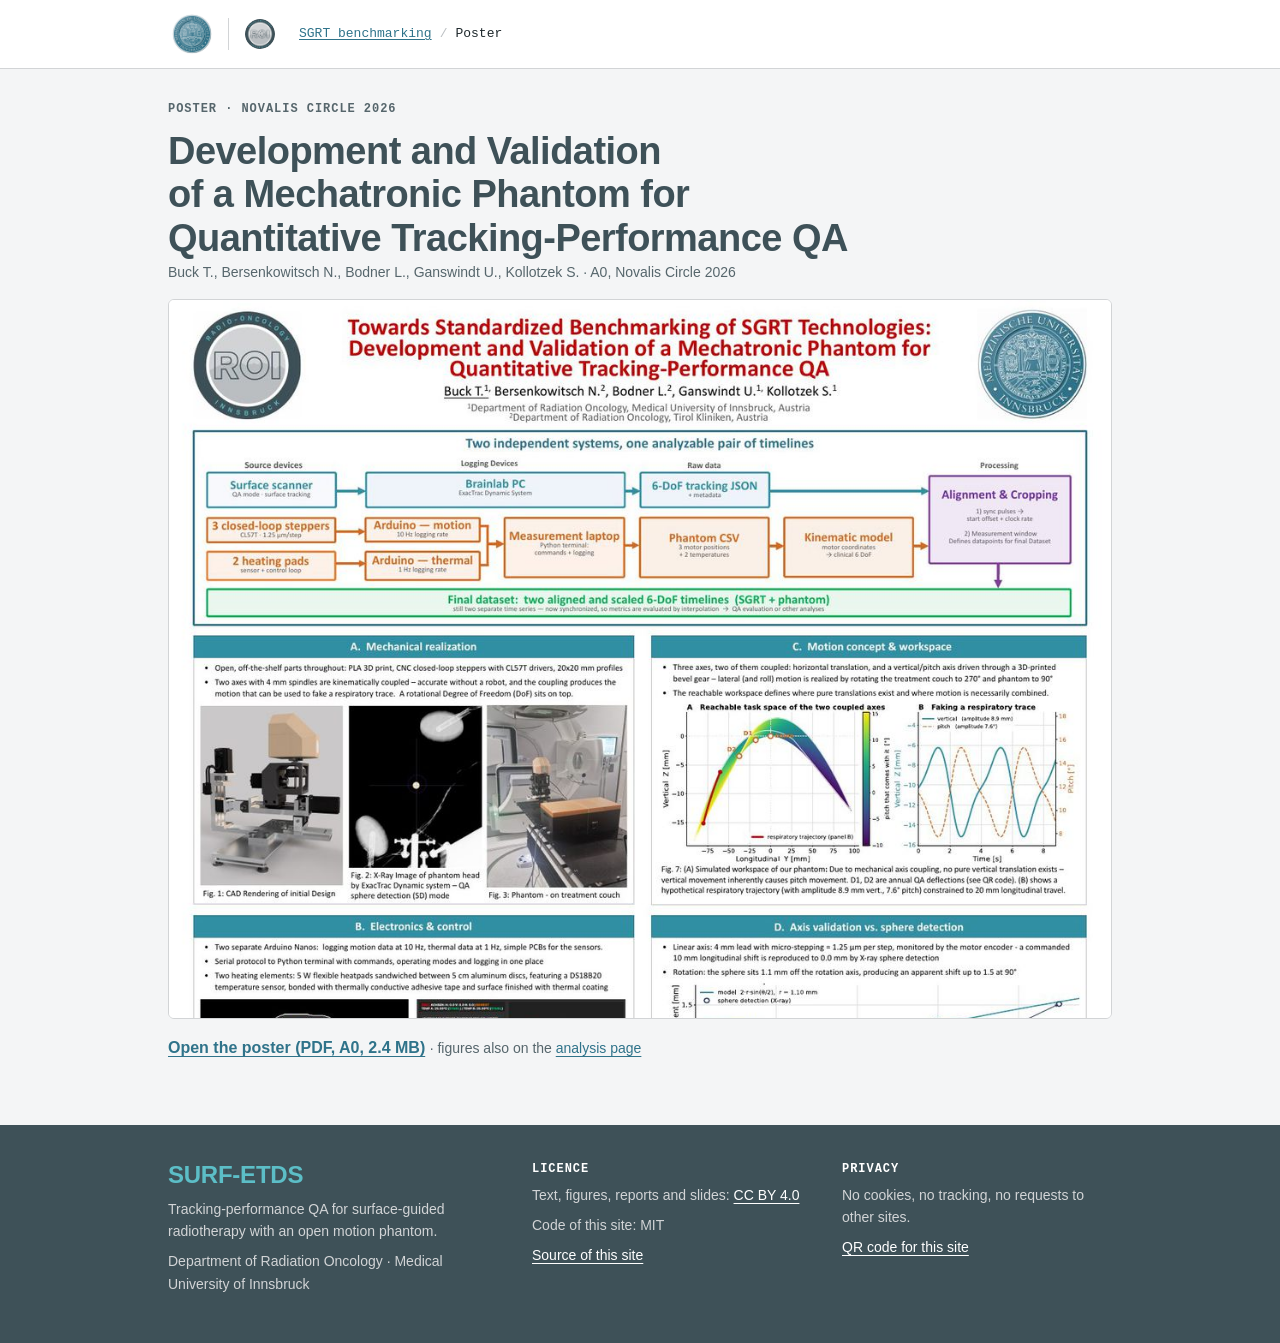
<file: poster/index.html>
<!doctype html>
<html lang="en">
<head>
<meta charset="utf-8">
<meta name="viewport" content="width=device-width, initial-scale=1">
<title>Poster · Towards Standardized Benchmarking of SGRT Technologies</title>
<meta name="description" content="The A0 poster of SURF-ETDS at Novalis Circle 2026.">
<meta name="color-scheme" content="light dark">
<meta name="theme-color" content="#FFFFFF" media="(prefers-color-scheme: light)">
<meta name="theme-color" content="#253136" media="(prefers-color-scheme: dark)">
<meta property="og:type" content="website">
<meta property="og:title" content="Poster · Towards Standardized Benchmarking of SGRT Technologies">
<meta property="og:description" content="The A0 poster of SURF-ETDS at Novalis Circle 2026.">
<meta property="og:url" content="https://ag-kollotzek.github.io/novalis-circle-2026/poster/">
<link rel="icon" href="../assets/favicon-32.png" sizes="32x32" type="image/png">
<link rel="apple-touch-icon" href="../assets/apple-touch-icon.png">
<link rel="stylesheet" href="../assets/site.css">
</head>
<body>

<header class="letterhead">
  <div class="wrap masthead compact">
    <a class="logos" href="../index.html" aria-label="Home: Towards Standardized Benchmarking of SGRT Technologies">
    <img class="logo logo-mui" src="../assets/logo_mui_seal.png" width="360" height="360" alt="Medical University of Innsbruck">
    <span class="logos-rule" aria-hidden="true"></span>
    <img class="logo logo-roi" src="../assets/logo_roi_ibk.png" width="271" height="271" alt="Radio-Oncology Innsbruck">
    </a>
    <nav class="crumbs" aria-label="Breadcrumb">
      <ol>
        <li><a href="../index.html">SGRT benchmarking</a></li>
        <li><span aria-current="page">Poster</span></li>
      </ol>
    </nav>
  </div>
</header>

<main class="wrap">

  <p class="kicker">Poster · Novalis Circle 2026</p>
  <h1>Development and Validation of a Mechatronic Phantom for Quantitative Tracking-Performance QA</h1>
  <p class="note">Buck T., Bersenkowitsch N., Bodner L., Ganswindt U., Kollotzek S. · A0, Novalis Circle 2026</p>

  <object class="poster-embed" data="SURF-ETDS_Novalis-Circle-2026_poster.pdf" type="application/pdf">
    <a href="SURF-ETDS_Novalis-Circle-2026_poster.pdf"><img src="poster-preview.jpg" width="1100" height="1555" alt="Poster in A0 format: title and authors, the measurement chain from phantom and surface scanner to the synchronised pair of timelines, the mechatronic phantom, results per degree of freedom and conclusion."></a>
  </object>

  <p class="poster-actions"><a href="SURF-ETDS_Novalis-Circle-2026_poster.pdf">Open the poster (PDF, A0, 2.4&nbsp;MB)</a>
    <span class="note">· figures also on the <a href="../analysis/index.html">analysis page</a></span></p>

</main>

<footer class="band">
  <div class="wrap band-grid">
    <div>
      <p class="band-name">SURF-ETDS</p>
      <p>Tracking-performance QA for surface-guided radiotherapy with an open motion phantom.</p>
      <p>Department of Radiation Oncology · Medical University of Innsbruck</p>
    </div>
    <div>
      <h2>Licence</h2>
      <p>Text, figures, reports and slides: <a href="https://creativecommons.org/licenses/by/4.0/">CC BY 4.0</a></p>
      <p>Code of this site: MIT</p>
      <p><a href="https://github.com/AG-Kollotzek/novalis-circle-2026">Source of this site</a></p>
    </div>
    <div>
      <h2>Privacy</h2>
      <p>No cookies, no tracking, no requests to other sites.</p>
      <p><a href="../assets/qr-code.svg">QR code for this site</a></p>
    </div>
  </div>
</footer>

</body>
</html>
</file>
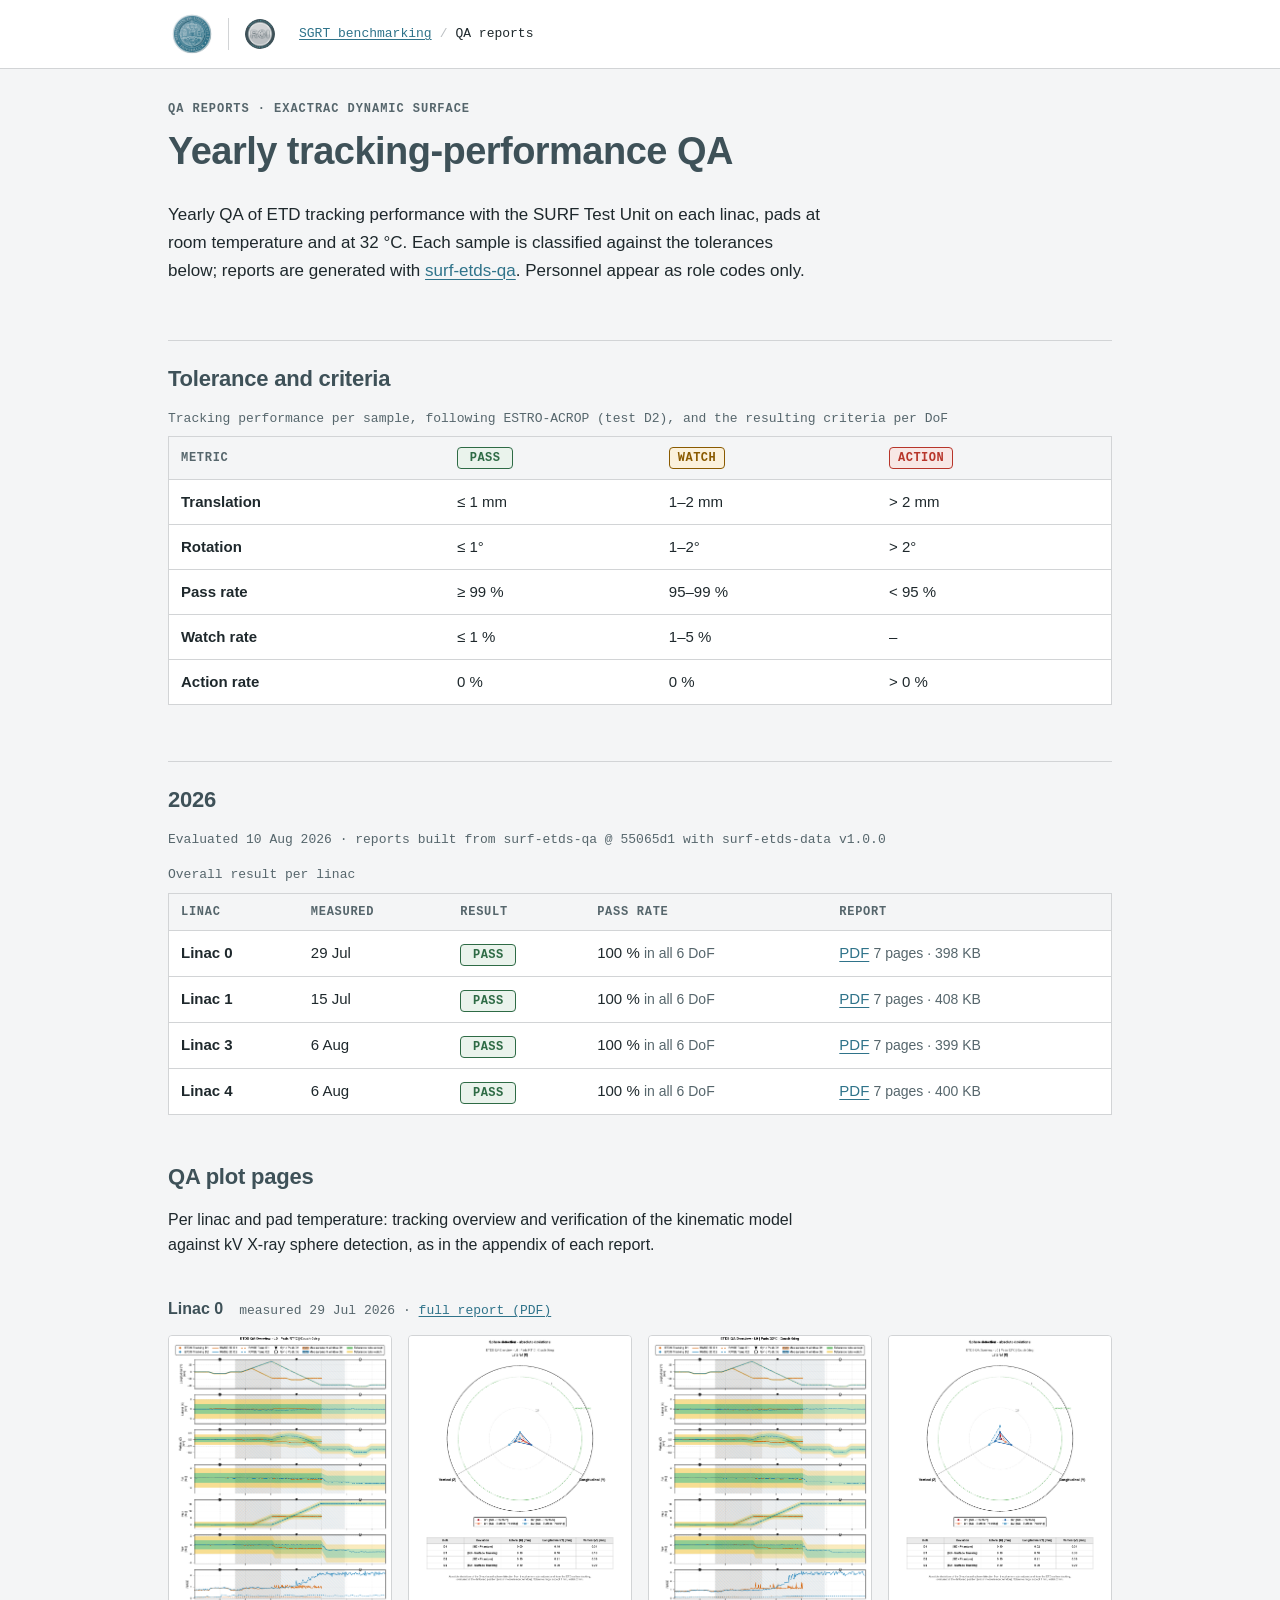
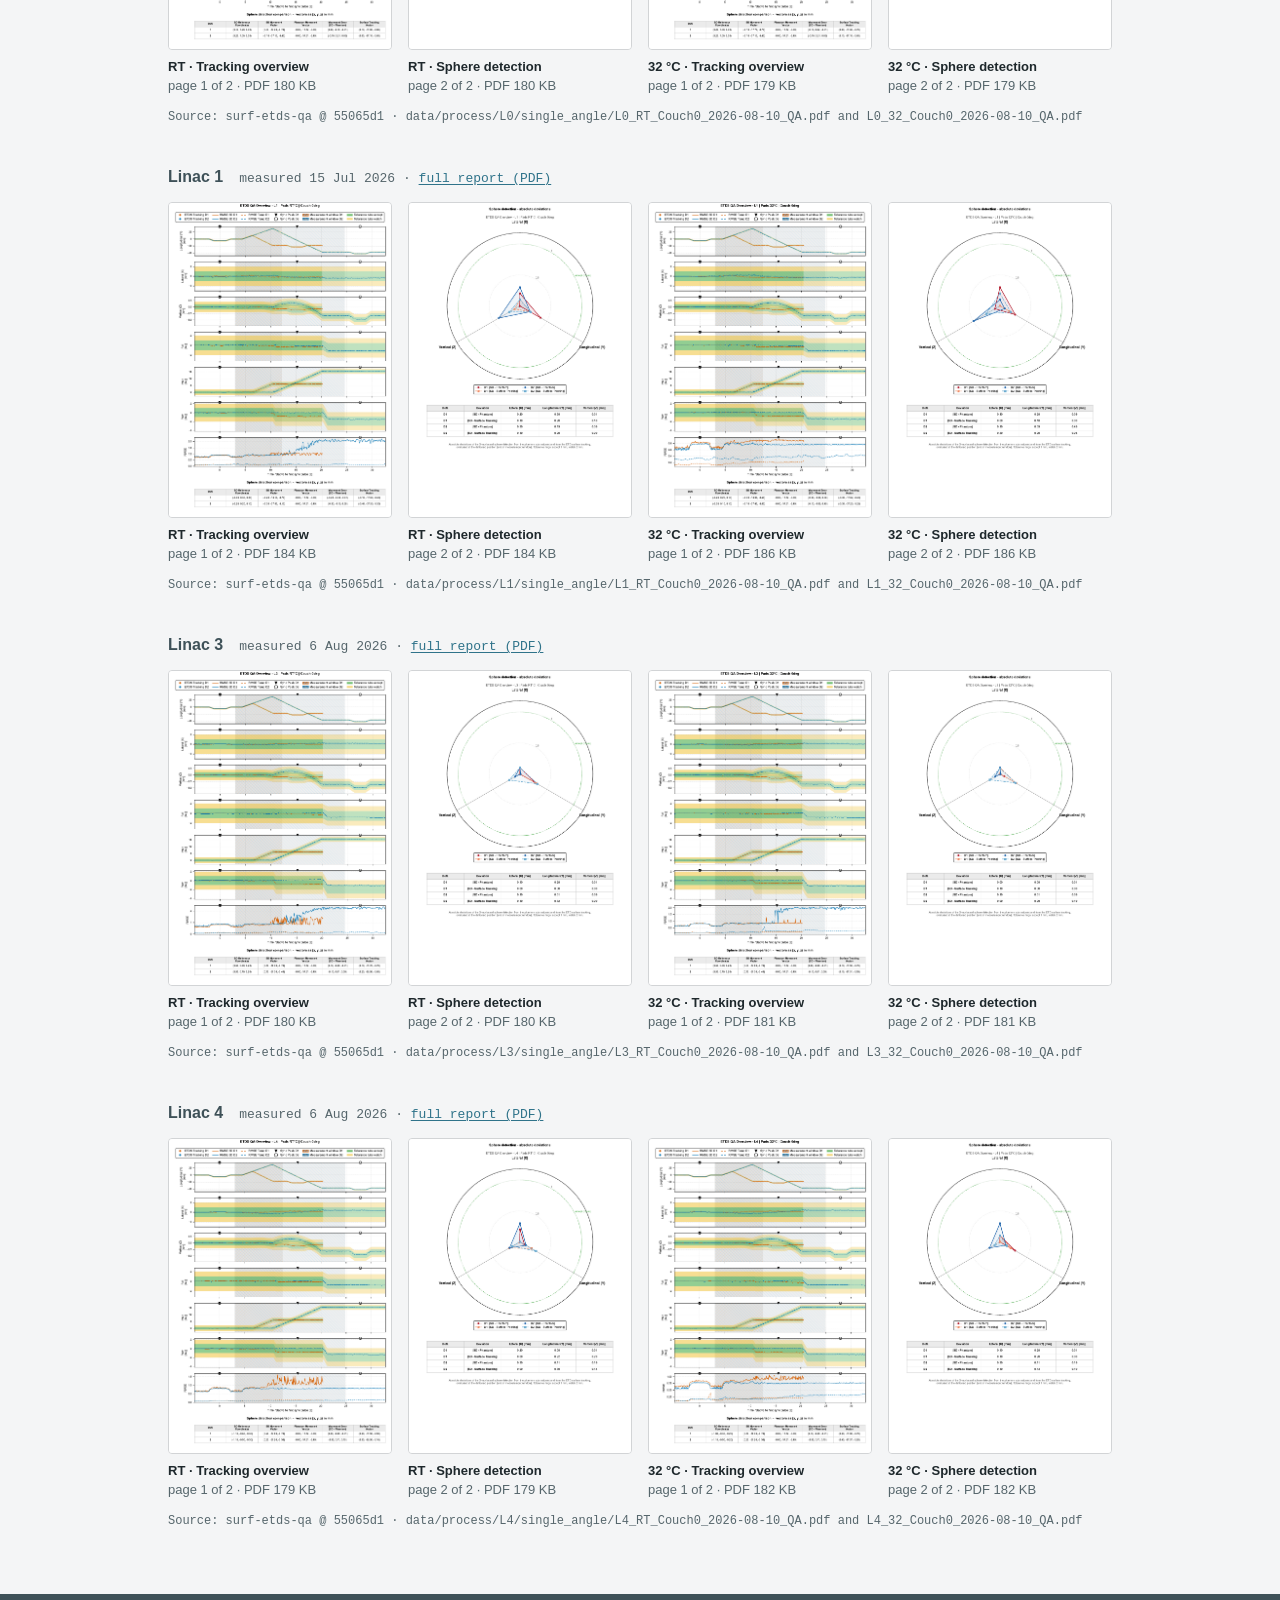
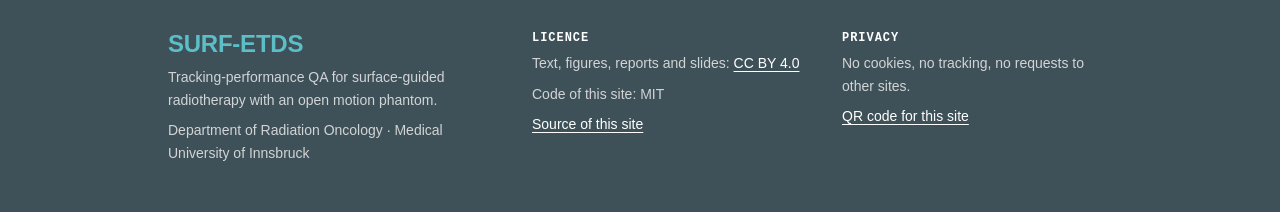
<file: qa/index.html>
<!doctype html>
<html lang="en">
<head>
<meta charset="utf-8">
<meta name="viewport" content="width=device-width, initial-scale=1">
<title>QA reports · Towards Standardized Benchmarking of SGRT Technologies</title>
<meta name="description" content="Yearly tracking-performance QA of ExacTrac Dynamic Surface with the SURF Test Unit: result per linac and all QA plot pages.">
<meta name="color-scheme" content="light dark">
<meta name="theme-color" content="#FFFFFF" media="(prefers-color-scheme: light)">
<meta name="theme-color" content="#253136" media="(prefers-color-scheme: dark)">
<meta property="og:type" content="website">
<meta property="og:title" content="QA reports · Towards Standardized Benchmarking of SGRT Technologies">
<meta property="og:description" content="Yearly tracking-performance QA of ExacTrac Dynamic Surface with the SURF Test Unit: result per linac and all QA plot pages.">
<meta property="og:url" content="https://ag-kollotzek.github.io/novalis-circle-2026/qa/">
<link rel="icon" href="../assets/favicon-32.png" sizes="32x32" type="image/png">
<link rel="apple-touch-icon" href="../assets/apple-touch-icon.png">
<link rel="stylesheet" href="../assets/site.css">
</head>
<body>

<header class="letterhead">
  <div class="wrap masthead compact">
    <a class="logos" href="../index.html" aria-label="Home: Towards Standardized Benchmarking of SGRT Technologies">
    <img class="logo logo-mui" src="../assets/logo_mui_seal.png" width="360" height="360" alt="Medical University of Innsbruck">
    <span class="logos-rule" aria-hidden="true"></span>
    <img class="logo logo-roi" src="../assets/logo_roi_ibk.png" width="271" height="271" alt="Radio-Oncology Innsbruck">
    </a>
    <nav class="crumbs" aria-label="Breadcrumb">
      <ol>
        <li><a href="../index.html">SGRT benchmarking</a></li>
        <li><span aria-current="page">QA reports</span></li>
      </ol>
    </nav>
  </div>
</header>

<main class="wrap">

  <p class="kicker">QA reports · ExacTrac Dynamic Surface</p>
  <h1>Yearly tracking-performance QA</h1>

  <p class="lead">Yearly QA of ETD tracking performance with the SURF Test Unit on each linac, pads at room temperature and
    at 32&nbsp;°C. Each sample is classified against the tolerances below; reports are generated with
    <a href="https://github.com/AG-Kollotzek/surf-etds-qa">surf-etds-qa</a>. Personnel appear as role codes only.</p>

  <section class="section" id="tolerance" aria-labelledby="tolerance-title">
    <h2 id="tolerance-title">Tolerance and criteria</h2>
    <div class="table-scroll">
      <table class="tolerance">
        <caption>Tracking performance per sample, following ESTRO-ACROP (test D2), and the resulting criteria per DoF</caption>
        <thead>
          <tr><th scope="col">Metric</th><th scope="col"><span class="state pass">Pass</span></th><th scope="col"><span class="state watch">Watch</span></th><th scope="col"><span class="state action">Action</span></th></tr>
        </thead>
        <tbody>
          <tr><th scope="row">Translation</th><td class="num">≤ 1&nbsp;mm</td><td class="num">1–2&nbsp;mm</td><td class="num">&gt; 2&nbsp;mm</td></tr>
          <tr><th scope="row">Rotation</th><td class="num">≤ 1°</td><td class="num">1–2°</td><td class="num">&gt; 2°</td></tr>
          <tr><th scope="row">Pass rate</th><td class="num">≥ 99&nbsp;%</td><td class="num">95–99&nbsp;%</td><td class="num">&lt; 95&nbsp;%</td></tr>
          <tr><th scope="row">Watch rate</th><td class="num">≤ 1&nbsp;%</td><td class="num">1–5&nbsp;%</td><td class="num">–</td></tr>
          <tr><th scope="row">Action rate</th><td class="num">0&nbsp;%</td><td class="num">0&nbsp;%</td><td class="num">&gt; 0&nbsp;%</td></tr>
        </tbody>
      </table>
    </div>
  </section>

  <section class="section" id="y2026" aria-labelledby="y2026-title">
    <h2 id="y2026-title">2026</h2>
    <p class="set-meta">Evaluated 10 Aug 2026 · reports built from surf-etds-qa @ 55065d1 with surf-etds-data v1.0.0</p>
    <div class="table-scroll">
      <table>
        <caption>Overall result per linac</caption>
        <thead>
          <tr><th scope="col">Linac</th><th scope="col">Measured</th><th scope="col">Result</th><th scope="col">Pass rate</th><th scope="col">Report</th></tr>
        </thead>
        <tbody>
          <tr>
            <th scope="row">Linac 0</th>
            <td class="num"><time datetime="2026-07-29">29 Jul</time></td>
            <td><span class="state pass">Pass</span></td>
            <td class="num">100&nbsp;% <span class="note">in all 6 DoF</span></td>
            <td class="num"><a href="2026/ETDS_L0_QA_Report_2026-08-10_public.pdf">PDF</a> <span class="note">7&nbsp;pages · 398&nbsp;KB</span></td>
          </tr>
          <tr>
            <th scope="row">Linac 1</th>
            <td class="num"><time datetime="2026-07-15">15 Jul</time></td>
            <td><span class="state pass">Pass</span></td>
            <td class="num">100&nbsp;% <span class="note">in all 6 DoF</span></td>
            <td class="num"><a href="2026/ETDS_L1_QA_Report_2026-08-10_public.pdf">PDF</a> <span class="note">7&nbsp;pages · 408&nbsp;KB</span></td>
          </tr>
          <tr>
            <th scope="row">Linac 3</th>
            <td class="num"><time datetime="2026-08-06">6 Aug</time></td>
            <td><span class="state pass">Pass</span></td>
            <td class="num">100&nbsp;% <span class="note">in all 6 DoF</span></td>
            <td class="num"><a href="2026/ETDS_L3_QA_Report_2026-08-10_public.pdf">PDF</a> <span class="note">7&nbsp;pages · 399&nbsp;KB</span></td>
          </tr>
          <tr>
            <th scope="row">Linac 4</th>
            <td class="num"><time datetime="2026-08-06">6 Aug</time></td>
            <td><span class="state pass">Pass</span></td>
            <td class="num">100&nbsp;% <span class="note">in all 6 DoF</span></td>
            <td class="num"><a href="2026/ETDS_L4_QA_Report_2026-08-10_public.pdf">PDF</a> <span class="note">7&nbsp;pages · 400&nbsp;KB</span></td>
          </tr>
        </tbody>
      </table>
    </div>

    <h2 class="subsection">QA plot pages</h2>
    <p class="measure">Per linac and pad temperature: tracking overview and verification of the kinematic model against
      kV X-ray sphere detection, as in the appendix of each report.</p>

    <section class="linac" id="plots-l0" aria-labelledby="plots-l0-title">
      <div class="linac-head">
        <h3 id="plots-l0-title">Linac 0</h3>
        <span class="set-meta">measured <time datetime="2026-07-29">29 Jul 2026</time> · <a href="2026/ETDS_L0_QA_Report_2026-08-10_public.pdf">full report (PDF)</a></span>
      </div>
      <ul class="pages">
        <li><figure>
          <a class="thumb" href="2026/plots/L0_RT_Couch0_2026-08-10_QA.pdf#page=1"><img src="2026/plots/L0_RT_Couch0_2026-08-10_QA-1.png" width="910" height="1286" loading="lazy" alt="Linac 0, pads at room temperature, QA page 1: tracking in six degrees of freedom over time with 3D and thermal RMSE, sync peaks, measurement window and tolerance tube."></a>
          <figcaption><strong>RT · Tracking overview</strong><br>page 1 of 2 · PDF 180&nbsp;KB</figcaption>
        </figure></li>
        <li><figure>
          <a class="thumb" href="2026/plots/L0_RT_Couch0_2026-08-10_QA.pdf#page=2"><img src="2026/plots/L0_RT_Couch0_2026-08-10_QA-2.png" width="910" height="1286" loading="lazy" alt="Linac 0, pads at room temperature, QA page 2: absolute deviations of the kV X-ray sphere detection per axis."></a>
          <figcaption><strong>RT · Sphere detection</strong><br>page 2 of 2 · PDF 180&nbsp;KB</figcaption>
        </figure></li>
        <li><figure>
          <a class="thumb" href="2026/plots/L0_32_Couch0_2026-08-10_QA.pdf#page=1"><img src="2026/plots/L0_32_Couch0_2026-08-10_QA-1.png" width="910" height="1286" loading="lazy" alt="Linac 0, pads at 32 °C, QA page 1: tracking in six degrees of freedom over time with 3D and thermal RMSE, sync peaks, measurement window and tolerance tube."></a>
          <figcaption><strong>32&nbsp;°C · Tracking overview</strong><br>page 1 of 2 · PDF 179&nbsp;KB</figcaption>
        </figure></li>
        <li><figure>
          <a class="thumb" href="2026/plots/L0_32_Couch0_2026-08-10_QA.pdf#page=2"><img src="2026/plots/L0_32_Couch0_2026-08-10_QA-2.png" width="910" height="1286" loading="lazy" alt="Linac 0, pads at 32 °C, QA page 2: absolute deviations of the kV X-ray sphere detection per axis."></a>
          <figcaption><strong>32&nbsp;°C · Sphere detection</strong><br>page 2 of 2 · PDF 179&nbsp;KB</figcaption>
        </figure></li>
      </ul>
      <p class="source">Source: surf-etds-qa @ 55065d1 · data/process/L0/single_angle/L0_RT_Couch0_2026-08-10_QA.pdf and L0_32_Couch0_2026-08-10_QA.pdf</p>
    </section>
    <section class="linac" id="plots-l1" aria-labelledby="plots-l1-title">
      <div class="linac-head">
        <h3 id="plots-l1-title">Linac 1</h3>
        <span class="set-meta">measured <time datetime="2026-07-15">15 Jul 2026</time> · <a href="2026/ETDS_L1_QA_Report_2026-08-10_public.pdf">full report (PDF)</a></span>
      </div>
      <ul class="pages">
        <li><figure>
          <a class="thumb" href="2026/plots/L1_RT_Couch0_2026-08-10_QA.pdf#page=1"><img src="2026/plots/L1_RT_Couch0_2026-08-10_QA-1.png" width="910" height="1286" loading="lazy" alt="Linac 1, pads at room temperature, QA page 1: tracking in six degrees of freedom over time with 3D and thermal RMSE, sync peaks, measurement window and tolerance tube."></a>
          <figcaption><strong>RT · Tracking overview</strong><br>page 1 of 2 · PDF 184&nbsp;KB</figcaption>
        </figure></li>
        <li><figure>
          <a class="thumb" href="2026/plots/L1_RT_Couch0_2026-08-10_QA.pdf#page=2"><img src="2026/plots/L1_RT_Couch0_2026-08-10_QA-2.png" width="910" height="1286" loading="lazy" alt="Linac 1, pads at room temperature, QA page 2: absolute deviations of the kV X-ray sphere detection per axis."></a>
          <figcaption><strong>RT · Sphere detection</strong><br>page 2 of 2 · PDF 184&nbsp;KB</figcaption>
        </figure></li>
        <li><figure>
          <a class="thumb" href="2026/plots/L1_32_Couch0_2026-08-10_QA.pdf#page=1"><img src="2026/plots/L1_32_Couch0_2026-08-10_QA-1.png" width="910" height="1286" loading="lazy" alt="Linac 1, pads at 32 °C, QA page 1: tracking in six degrees of freedom over time with 3D and thermal RMSE, sync peaks, measurement window and tolerance tube."></a>
          <figcaption><strong>32&nbsp;°C · Tracking overview</strong><br>page 1 of 2 · PDF 186&nbsp;KB</figcaption>
        </figure></li>
        <li><figure>
          <a class="thumb" href="2026/plots/L1_32_Couch0_2026-08-10_QA.pdf#page=2"><img src="2026/plots/L1_32_Couch0_2026-08-10_QA-2.png" width="910" height="1286" loading="lazy" alt="Linac 1, pads at 32 °C, QA page 2: absolute deviations of the kV X-ray sphere detection per axis."></a>
          <figcaption><strong>32&nbsp;°C · Sphere detection</strong><br>page 2 of 2 · PDF 186&nbsp;KB</figcaption>
        </figure></li>
      </ul>
      <p class="source">Source: surf-etds-qa @ 55065d1 · data/process/L1/single_angle/L1_RT_Couch0_2026-08-10_QA.pdf and L1_32_Couch0_2026-08-10_QA.pdf</p>
    </section>
    <section class="linac" id="plots-l3" aria-labelledby="plots-l3-title">
      <div class="linac-head">
        <h3 id="plots-l3-title">Linac 3</h3>
        <span class="set-meta">measured <time datetime="2026-08-06">6 Aug 2026</time> · <a href="2026/ETDS_L3_QA_Report_2026-08-10_public.pdf">full report (PDF)</a></span>
      </div>
      <ul class="pages">
        <li><figure>
          <a class="thumb" href="2026/plots/L3_RT_Couch0_2026-08-10_QA.pdf#page=1"><img src="2026/plots/L3_RT_Couch0_2026-08-10_QA-1.png" width="910" height="1286" loading="lazy" alt="Linac 3, pads at room temperature, QA page 1: tracking in six degrees of freedom over time with 3D and thermal RMSE, sync peaks, measurement window and tolerance tube."></a>
          <figcaption><strong>RT · Tracking overview</strong><br>page 1 of 2 · PDF 180&nbsp;KB</figcaption>
        </figure></li>
        <li><figure>
          <a class="thumb" href="2026/plots/L3_RT_Couch0_2026-08-10_QA.pdf#page=2"><img src="2026/plots/L3_RT_Couch0_2026-08-10_QA-2.png" width="910" height="1286" loading="lazy" alt="Linac 3, pads at room temperature, QA page 2: absolute deviations of the kV X-ray sphere detection per axis."></a>
          <figcaption><strong>RT · Sphere detection</strong><br>page 2 of 2 · PDF 180&nbsp;KB</figcaption>
        </figure></li>
        <li><figure>
          <a class="thumb" href="2026/plots/L3_32_Couch0_2026-08-10_QA.pdf#page=1"><img src="2026/plots/L3_32_Couch0_2026-08-10_QA-1.png" width="910" height="1286" loading="lazy" alt="Linac 3, pads at 32 °C, QA page 1: tracking in six degrees of freedom over time with 3D and thermal RMSE, sync peaks, measurement window and tolerance tube."></a>
          <figcaption><strong>32&nbsp;°C · Tracking overview</strong><br>page 1 of 2 · PDF 181&nbsp;KB</figcaption>
        </figure></li>
        <li><figure>
          <a class="thumb" href="2026/plots/L3_32_Couch0_2026-08-10_QA.pdf#page=2"><img src="2026/plots/L3_32_Couch0_2026-08-10_QA-2.png" width="910" height="1286" loading="lazy" alt="Linac 3, pads at 32 °C, QA page 2: absolute deviations of the kV X-ray sphere detection per axis."></a>
          <figcaption><strong>32&nbsp;°C · Sphere detection</strong><br>page 2 of 2 · PDF 181&nbsp;KB</figcaption>
        </figure></li>
      </ul>
      <p class="source">Source: surf-etds-qa @ 55065d1 · data/process/L3/single_angle/L3_RT_Couch0_2026-08-10_QA.pdf and L3_32_Couch0_2026-08-10_QA.pdf</p>
    </section>
    <section class="linac" id="plots-l4" aria-labelledby="plots-l4-title">
      <div class="linac-head">
        <h3 id="plots-l4-title">Linac 4</h3>
        <span class="set-meta">measured <time datetime="2026-08-06">6 Aug 2026</time> · <a href="2026/ETDS_L4_QA_Report_2026-08-10_public.pdf">full report (PDF)</a></span>
      </div>
      <ul class="pages">
        <li><figure>
          <a class="thumb" href="2026/plots/L4_RT_Couch0_2026-08-10_QA.pdf#page=1"><img src="2026/plots/L4_RT_Couch0_2026-08-10_QA-1.png" width="910" height="1286" loading="lazy" alt="Linac 4, pads at room temperature, QA page 1: tracking in six degrees of freedom over time with 3D and thermal RMSE, sync peaks, measurement window and tolerance tube."></a>
          <figcaption><strong>RT · Tracking overview</strong><br>page 1 of 2 · PDF 179&nbsp;KB</figcaption>
        </figure></li>
        <li><figure>
          <a class="thumb" href="2026/plots/L4_RT_Couch0_2026-08-10_QA.pdf#page=2"><img src="2026/plots/L4_RT_Couch0_2026-08-10_QA-2.png" width="910" height="1286" loading="lazy" alt="Linac 4, pads at room temperature, QA page 2: absolute deviations of the kV X-ray sphere detection per axis."></a>
          <figcaption><strong>RT · Sphere detection</strong><br>page 2 of 2 · PDF 179&nbsp;KB</figcaption>
        </figure></li>
        <li><figure>
          <a class="thumb" href="2026/plots/L4_32_Couch0_2026-08-10_QA.pdf#page=1"><img src="2026/plots/L4_32_Couch0_2026-08-10_QA-1.png" width="910" height="1286" loading="lazy" alt="Linac 4, pads at 32 °C, QA page 1: tracking in six degrees of freedom over time with 3D and thermal RMSE, sync peaks, measurement window and tolerance tube."></a>
          <figcaption><strong>32&nbsp;°C · Tracking overview</strong><br>page 1 of 2 · PDF 182&nbsp;KB</figcaption>
        </figure></li>
        <li><figure>
          <a class="thumb" href="2026/plots/L4_32_Couch0_2026-08-10_QA.pdf#page=2"><img src="2026/plots/L4_32_Couch0_2026-08-10_QA-2.png" width="910" height="1286" loading="lazy" alt="Linac 4, pads at 32 °C, QA page 2: absolute deviations of the kV X-ray sphere detection per axis."></a>
          <figcaption><strong>32&nbsp;°C · Sphere detection</strong><br>page 2 of 2 · PDF 182&nbsp;KB</figcaption>
        </figure></li>
      </ul>
      <p class="source">Source: surf-etds-qa @ 55065d1 · data/process/L4/single_angle/L4_RT_Couch0_2026-08-10_QA.pdf and L4_32_Couch0_2026-08-10_QA.pdf</p>
    </section>
  </section>

</main>

<footer class="band">
  <div class="wrap band-grid">
    <div>
      <p class="band-name">SURF-ETDS</p>
      <p>Tracking-performance QA for surface-guided radiotherapy with an open motion phantom.</p>
      <p>Department of Radiation Oncology · Medical University of Innsbruck</p>
    </div>
    <div>
      <h2>Licence</h2>
      <p>Text, figures, reports and slides: <a href="https://creativecommons.org/licenses/by/4.0/">CC BY 4.0</a></p>
      <p>Code of this site: MIT</p>
      <p><a href="https://github.com/AG-Kollotzek/novalis-circle-2026">Source of this site</a></p>
    </div>
    <div>
      <h2>Privacy</h2>
      <p>No cookies, no tracking, no requests to other sites.</p>
      <p><a href="../assets/qr-code.svg">QR code for this site</a></p>
    </div>
  </div>
</footer>

</body>
</html>
</file>
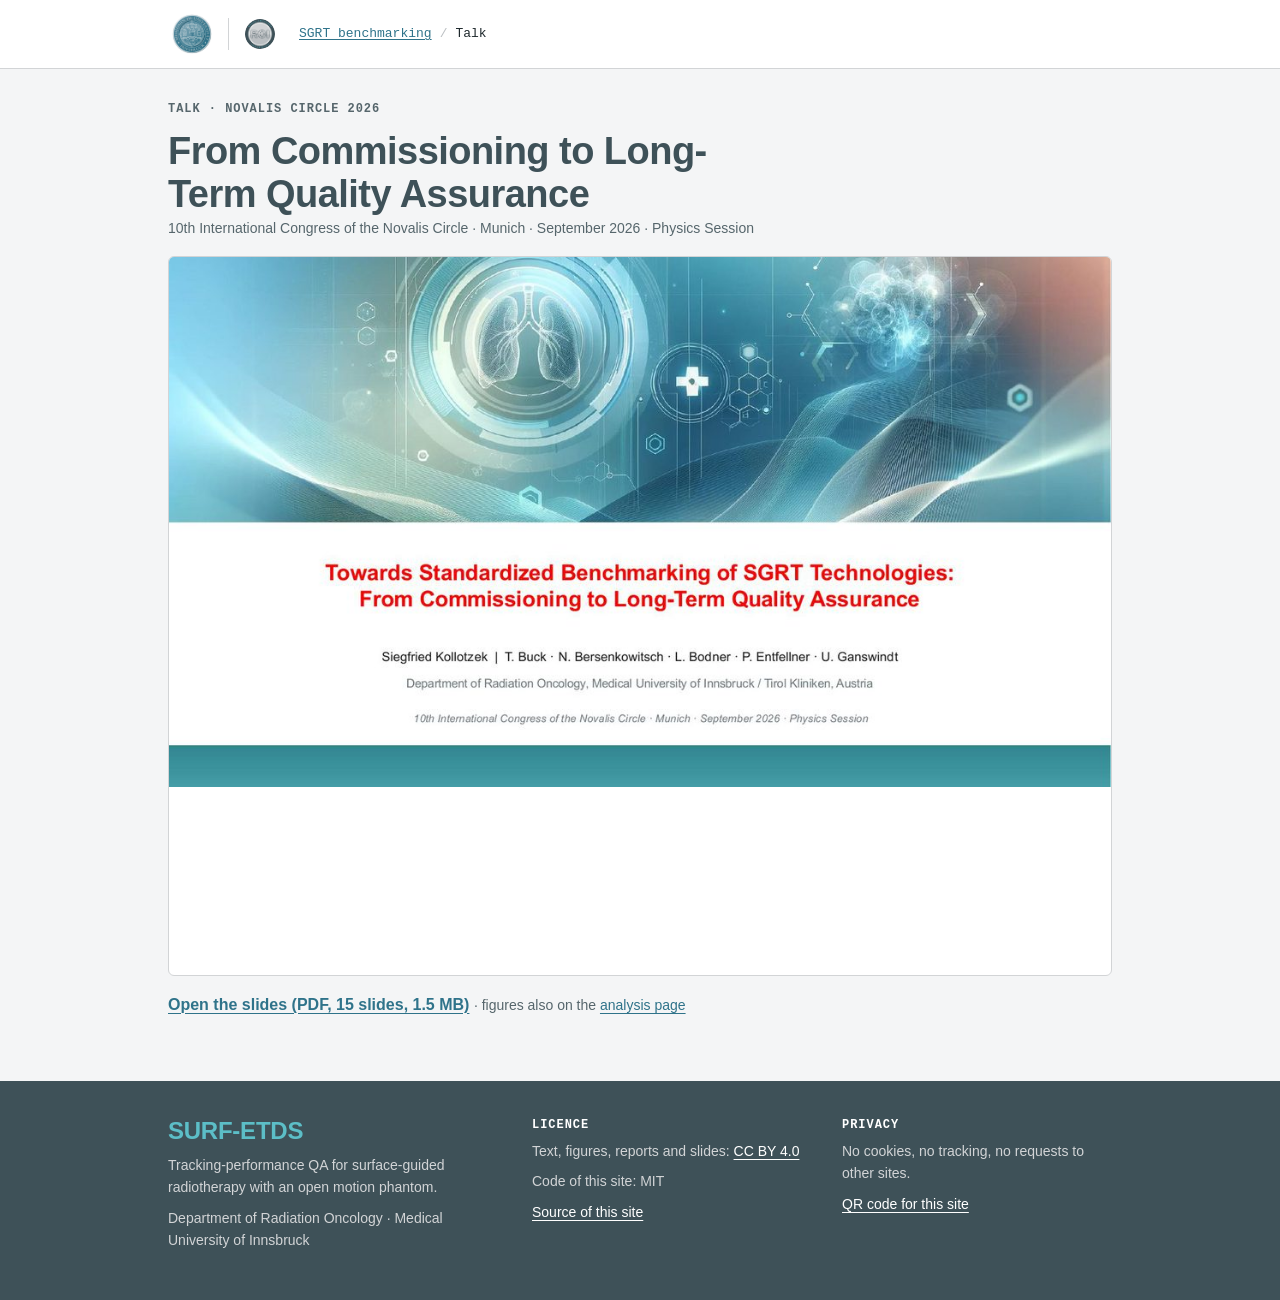
<file: talk/index.html>
<!doctype html>
<html lang="en">
<head>
<meta charset="utf-8">
<meta name="viewport" content="width=device-width, initial-scale=1">
<title>Talk · Towards Standardized Benchmarking of SGRT Technologies</title>
<meta name="description" content="Slides of the talk at Novalis Circle 2026: from commissioning to long-term quality assurance.">
<meta name="color-scheme" content="light dark">
<meta name="theme-color" content="#FFFFFF" media="(prefers-color-scheme: light)">
<meta name="theme-color" content="#253136" media="(prefers-color-scheme: dark)">
<meta property="og:type" content="website">
<meta property="og:title" content="Talk · Towards Standardized Benchmarking of SGRT Technologies">
<meta property="og:description" content="Slides of the talk at Novalis Circle 2026: from commissioning to long-term quality assurance.">
<meta property="og:url" content="https://ag-kollotzek.github.io/novalis-circle-2026/talk/">
<link rel="icon" href="../assets/favicon-32.png" sizes="32x32" type="image/png">
<link rel="apple-touch-icon" href="../assets/apple-touch-icon.png">
<link rel="stylesheet" href="../assets/site.css">
</head>
<body>

<header class="letterhead">
  <div class="wrap masthead compact">
    <a class="logos" href="../index.html" aria-label="Home: Towards Standardized Benchmarking of SGRT Technologies">
    <img class="logo logo-mui" src="../assets/logo_mui_seal.png" width="360" height="360" alt="Medical University of Innsbruck">
    <span class="logos-rule" aria-hidden="true"></span>
    <img class="logo logo-roi" src="../assets/logo_roi_ibk.png" width="271" height="271" alt="Radio-Oncology Innsbruck">
    </a>
    <nav class="crumbs" aria-label="Breadcrumb">
      <ol>
        <li><a href="../index.html">SGRT benchmarking</a></li>
        <li><span aria-current="page">Talk</span></li>
      </ol>
    </nav>
  </div>
</header>

<main class="wrap">

  <p class="kicker">Talk · Novalis Circle 2026</p>
  <h1>From Commissioning to Long-Term Quality Assurance</h1>
  <p class="note">10th International Congress of the Novalis Circle · Munich · September 2026 · Physics Session</p>

  <object class="poster-embed" data="SURF-ETDS_Novalis-Circle-2026_talk.pdf" type="application/pdf">
    <a href="SURF-ETDS_Novalis-Circle-2026_talk.pdf"><img src="talk-preview.jpg" width="1100" height="619" alt="Title slide: Towards Standardized Benchmarking of SGRT Technologies — From Commissioning to Long-Term Quality Assurance."></a>
  </object>

  <p class="poster-actions"><a href="SURF-ETDS_Novalis-Circle-2026_talk.pdf">Open the slides (PDF, 15 slides, 1.5&nbsp;MB)</a>
    <span class="note">· figures also on the <a href="../analysis/index.html">analysis page</a></span></p>

</main>

<footer class="band">
  <div class="wrap band-grid">
    <div>
      <p class="band-name">SURF-ETDS</p>
      <p>Tracking-performance QA for surface-guided radiotherapy with an open motion phantom.</p>
      <p>Department of Radiation Oncology · Medical University of Innsbruck</p>
    </div>
    <div>
      <h2>Licence</h2>
      <p>Text, figures, reports and slides: <a href="https://creativecommons.org/licenses/by/4.0/">CC BY 4.0</a></p>
      <p>Code of this site: MIT</p>
      <p><a href="https://github.com/AG-Kollotzek/novalis-circle-2026">Source of this site</a></p>
    </div>
    <div>
      <h2>Privacy</h2>
      <p>No cookies, no tracking, no requests to other sites.</p>
      <p><a href="../assets/qr-code.svg">QR code for this site</a></p>
    </div>
  </div>
</footer>

</body>
</html>
</file>
<file: assets/site.css>
/* SURF-ETDS project pages. No web fonts, no framework, no third-party requests.
   Colours measured from the MUI seal and the ROI logo. Turquoise (#5CBEC7) reaches 3:1 only on
   dark ground, so it carries meaning in dark mode only; light mode uses the teal accent instead. */

:root {
  --ground: #F4F5F6;
  --surface: #FFFFFF;
  --ink: #1E282C;
  --ink-2: #56666C;
  --heading: #3E5158;
  --accent: #2F738A;
  --accent-ink: #FFFFFF;
  --accent-wash: #E6EFF2;
  --rule: #D2D4D6;
  --rule-strong: #BBBFC2;
  --signal: #2F738A;
  --band: #3E5158;
  --band-ink: #FFFFFF;
  --band-ink-2: #D2D4D6;
  --band-accent: #5CBEC7;
  --letterhead: #FFFFFF;
  --logo-plate: transparent;
  --pass: #2E6B45;
  --pass-wash: #EAF3EC;
  --watch: #8A5A00;
  --watch-wash: #FBF1DC;
  --action: #B7352A;
  --action-wash: #F8E7E5;

  --sans: -apple-system, BlinkMacSystemFont, "Segoe UI", Roboto, "Helvetica Neue", Arial, sans-serif;
  --mono: ui-monospace, "SF Mono", SFMono-Regular, Menlo, Consolas, "Liberation Mono", monospace;
  --radius: .375rem;
}

@media (prefers-color-scheme: dark) {
  :root:not([data-theme="light"]) {
    --ground: #1E282C;
    --surface: #253136;
    --ink: #D2D4D6;
    --ink-2: #9BA6AB;
    --heading: #E8EAEB;
    --accent: #5CBEC7;
    --accent-ink: #1E282C;
    --accent-wash: #243E44;
    --rule: #34434A;
    --rule-strong: #46575E;
    --signal: #5CBEC7;
    --band: #151D20;
    --band-ink: #E8EAEB;
    --band-ink-2: #BBBFC2;
    --letterhead: #253136;
    --logo-plate: #FFFFFF;
    --pass: #7FC99A;
    --pass-wash: #1F3A2B;
    --watch: #E6B45A;
    --watch-wash: #3A3020;
    --action: #F08A7E;
    --action-wash: #3E2624;
  }
}

:root[data-theme="dark"] {
  --ground: #1E282C;
  --surface: #253136;
  --ink: #D2D4D6;
  --ink-2: #9BA6AB;
  --heading: #E8EAEB;
  --accent: #5CBEC7;
  --accent-ink: #1E282C;
  --accent-wash: #243E44;
  --rule: #34434A;
  --rule-strong: #46575E;
  --signal: #5CBEC7;
  --band: #151D20;
  --band-ink: #E8EAEB;
  --band-ink-2: #BBBFC2;
  --letterhead: #253136;
  --logo-plate: #FFFFFF;
  --pass: #7FC99A;
  --pass-wash: #1F3A2B;
  --watch: #E6B45A;
  --watch-wash: #3A3020;
  --action: #F08A7E;
  --action-wash: #3E2624;
}

*, *::before, *::after { box-sizing: border-box; }

html { -webkit-text-size-adjust: 100%; }

body {
  margin: 0;
  background: var(--ground);
  color: var(--ink);
  font: 1rem/1.6 var(--sans);
}

img { max-width: 100%; height: auto; }

a { color: var(--accent); text-underline-offset: .18em; text-decoration-thickness: 1px; }
a:hover { text-decoration-thickness: 2px; }
a:focus-visible, summary:focus-visible {
  outline: 2px solid var(--accent);
  outline-offset: 2px;
  border-radius: 2px;
}

.wrap {
  width: 100%;
  max-width: 62rem;
  margin-inline: auto;
  padding-inline: 1rem;
}

@media (min-width: 40rem) {
  .wrap { padding-inline: 1.5rem; }
}

.mono { font-family: var(--mono); font-size: .875em; }
.tabular { font-variant-numeric: tabular-nums; }
.visually-hidden {
  position: absolute; width: 1px; height: 1px; overflow: hidden;
  clip: rect(0 0 0 0); white-space: nowrap;
}

/* ---- Masthead ---------------------------------------------------------- */

.letterhead {
  background: var(--letterhead);
  border-bottom: 1px solid var(--rule);
}

.masthead {
  display: flex;
  flex-wrap: wrap;
  align-items: center;
  gap: .75rem 1.25rem;
  padding-block: 1rem;
}

.logos {
  display: flex;
  align-items: center;
  gap: 1rem;
  text-decoration: none;
}

.logo {
  display: block;
  width: auto;
  background: var(--logo-plate);
  border-radius: var(--radius);
  padding: .25rem;
}

.logo-mui { height: 4.5rem; }
.logo-roi { height: 3.5rem; }
.logo-mui, .logo-roi { border-radius: 50%; }

@media (min-width: 40rem) {
  .logo-mui { height: 5.25rem; }
  .logo-roi { height: 4rem; }
}

.logos-rule {
  align-self: stretch;
  width: 1px;
  margin-block: .75rem;
  background: var(--rule);
}

.masthead-org {
  margin: 0 0 0 auto;
  font: .75rem/1.45 var(--mono);
  color: var(--ink-2);
  text-align: right;
}

@media (max-width: 34rem) {
  .masthead-org { display: none; }
}

.masthead.compact { padding-block: .625rem; }
.masthead.compact .logo-mui { height: 3rem; }
.masthead.compact .logo-roi { height: 2.375rem; }
.masthead.compact .logos { gap: .75rem; }
.masthead.compact .logos-rule { margin-block: .5rem; }

.crumbs {
  margin: 0;
  font: .8125rem/1.4 var(--mono);
  color: var(--ink-2);
}
.crumbs ol { display: flex; flex-wrap: wrap; gap: .25rem .5rem; list-style: none; margin: 0; padding: 0; }
.crumbs li + li::before { content: "/"; margin-right: .5rem; color: var(--rule-strong); }
.crumbs [aria-current] { color: var(--ink); }

/* ---- Title block ------------------------------------------------------- */

.kicker {
  margin: 2rem 0 .75rem;
  font: 600 .75rem/1.4 var(--mono);
  letter-spacing: .08em;
  text-transform: uppercase;
  color: var(--ink-2);
}

h1 {
  margin: 0;
  max-width: 48rem;
  font-size: clamp(1.625rem, 1.2rem + 1.9vw, 2.375rem);
  line-height: 1.15;
  font-weight: 600;
  letter-spacing: -.014em;
  color: var(--heading);
  text-wrap: balance;
}

h1 .sub {
  display: block;
  margin-top: .5rem;
  font-size: .6em;
  line-height: 1.3;
  font-weight: 400;
  letter-spacing: -.006em;
  color: var(--ink-2);
}

.authors { margin: 1.5rem 0 .375rem; font-size: 1rem; }
.authors sup, .affiliations sup { font-size: .7em; line-height: 0; }

.affiliations {
  margin: 0;
  padding: 0;
  list-style: none;
  font-size: .875rem;
  line-height: 1.5;
  color: var(--ink-2);
}

.lead {
  max-width: 41rem;
  margin: 1.75rem 0 0;
  font-size: 1.0625rem;
  line-height: 1.62;
}

.standfirst {
  max-width: 40rem;
  margin: .875rem 0 0;
  font-size: 1.125rem;
  line-height: 1.5;
  color: var(--ink-2);
}

/* ---- Contributions (poster and talk) ---------------------------------- */

.contributions {
  display: grid;
  gap: 0 2rem;
  margin: 2rem 0 0;
  padding: 0;
  list-style: none;
}

@media (min-width: 50rem) {
  .contributions { grid-template-columns: repeat(2, minmax(0, 1fr)); }
}

.contributions li {
  display: grid;
  gap: .25rem;
  align-content: start;
  padding-block: .875rem;
  border-top: 1px solid var(--rule);
}

.contrib-kind {
  font: 600 .6875rem/1.4 var(--mono);
  letter-spacing: .1em;
  text-transform: uppercase;
  color: var(--ink-2);
}

.contrib-title {
  font-size: 1.0625rem;
  line-height: 1.4;
  font-weight: 600;
  text-wrap: balance;
}

.contrib-status { font: .8125rem/1.4 var(--mono); color: var(--ink-2); }

/* ---- Routes (the five destinations) ----------------------------------- */

.routes {
  display: grid;
  margin: 2rem 0 0;
  padding: 0;
  list-style: none;
  background: var(--surface);
  border: 1px solid var(--rule);
  border-radius: var(--radius);
  overflow: hidden;
}

.routes li + li { border-top: 1px solid var(--rule); }

.routes a {
  display: flex;
  flex-direction: column;
  gap: .125rem;
  height: 100%;
  padding: .875rem 1rem;
  color: var(--ink);
  text-decoration: none;
}

.routes a:hover { background: var(--accent-wash); }
.routes a:focus-visible { outline-offset: -3px; }

.route-label {
  display: flex;
  justify-content: space-between;
  gap: .5rem;
  font-size: 1.0625rem;
  font-weight: 600;
  color: var(--accent);
}

.route-detail {
  font: .8125rem/1.4 var(--mono);
  color: var(--ink-2);
}

@media (min-width: 50rem) {
  .routes { grid-template-columns: repeat(4, minmax(0, 1fr)); }
  .routes li + li { border-top: 0; border-left: 1px solid var(--rule); }
  .routes a { padding: 1rem 1rem 1.125rem; }
}

/* ---- Sections ---------------------------------------------------------- */

main { padding-bottom: 4rem; }

.section {
  margin-top: 3.5rem;
  padding-top: 1.5rem;
  border-top: 1px solid var(--rule);
}

h2 {
  margin: 0 0 1rem;
  font-size: 1.375rem;
  line-height: 1.25;
  font-weight: 700;
  letter-spacing: -.01em;
  color: var(--heading);
  text-wrap: balance;
}

h3 {
  margin: 0;
  font-size: 1rem;
  line-height: 1.35;
  color: var(--heading);
}

p { margin: 0 0 1rem; }
.measure { max-width: 41rem; }
.note { font-size: .875rem; color: var(--ink-2); }

/* ---- Data-flow figure -------------------------------------------------- */

.flow { display: grid; gap: 1.5rem; margin: 0; }

@media (min-width: 50rem) {
  .flow { grid-template-columns: minmax(0, 27rem) minmax(0, 1fr); align-items: start; gap: 2.25rem; }
}

.plate {
  background: var(--surface);
  border: 1px solid var(--rule);
  border-radius: var(--radius);
  padding: .75rem;
}

.flow svg { display: block; width: 100%; height: auto; }

.flow figcaption { font-size: .9375rem; }
.flow figcaption p { max-width: 36rem; }

.dia-box { fill: var(--surface); stroke: var(--rule-strong); stroke-width: 1; }
.dia-box.key { fill: var(--accent-wash); stroke: var(--accent); }
.dia-title { fill: var(--ink); font: 600 13px var(--sans); }
.dia-sub { fill: var(--ink-2); font: 11px var(--mono); }
.dia-lane { fill: var(--ink-2); font: 600 10px var(--mono); letter-spacing: .1em; }
.dia-edge { fill: none; stroke: var(--ink-2); stroke-width: 1.25; }
.dia-head { fill: var(--ink-2); }
.dia-label { fill: var(--ink-2); font: 10.5px var(--mono); }
.dia-pulse { fill: none; stroke: var(--signal); stroke-width: 2; stroke-linejoin: round; }
.dia-pass { fill: var(--pass-wash); stroke: var(--pass); }
.dia-watch { fill: var(--watch-wash); stroke: var(--watch); }
.dia-action { fill: var(--action-wash); stroke: var(--action); }
.dia-chip { font: 600 10px var(--mono); }
.dia-chip.pass { fill: var(--pass); }
.dia-chip.watch { fill: var(--watch); }
.dia-chip.action { fill: var(--action); }

.repo-map { display: grid; gap: .75rem; margin: 1.25rem 0 0; }
.repo-map div { display: grid; gap: .125rem; }
.repo-map dt { font: 600 .8125rem/1.4 var(--mono); }
.repo-map dd { margin: 0; font-size: .875rem; color: var(--ink-2); }

/* ---- Repositories and citation ---------------------------------------- */

.repos {
  display: grid;
  gap: 0 2rem;
  margin: 0;
  padding: 0;
  list-style: none;
}

@media (min-width: 50rem) {
  .repos { grid-template-columns: repeat(2, minmax(0, 1fr)); }
}

.repos li {
  display: flex;
  flex-direction: column;
  gap: .375rem;
  padding-block: 1rem;
  border-top: 1px solid var(--rule);
}

.repos p { margin: 0; font-size: .9375rem; }
.repo-name { font: 600 .9375rem/1.4 var(--mono); }
.repo-meta { font: .8125rem/1.5 var(--mono); color: var(--ink-2); }


.cite {
  margin: 0;
  padding: 0;
  list-style: none;
  display: grid;
  gap: .75rem;
}

.cite li {
  padding: .875rem 1rem;
  background: var(--surface);
  border: 1px solid var(--rule);
  border-radius: var(--radius);
  font-size: .9375rem;
  overflow-wrap: anywhere;
}

.contact { display: grid; gap: .5rem 2rem; margin: 0; }
@media (min-width: 40rem) { .contact { grid-template-columns: repeat(2, max-content); } }
.contact div { display: grid; }
.contact dt { font-weight: 600; }
.contact dd { margin: 0; overflow-wrap: anywhere; }
.contact-note { margin: 1rem 0 0; }

.lab-link { display: flex; align-items: center; gap: .75rem; }
.lab-link img { width: 2.5rem; height: 2.5rem; background: var(--logo-plate); border-radius: var(--radius); padding: .125rem; }

/* ---- QA pages ---------------------------------------------------------- */

.table-scroll { overflow-x: auto; }

table {
  width: 100%;
  border-collapse: collapse;
  background: var(--surface);
  border: 1px solid var(--rule);
  font-size: .9375rem;
}

caption {
  padding: 0 0 .5rem;
  text-align: left;
  font: .8125rem/1.5 var(--mono);
  color: var(--ink-2);
}

th, td {
  padding: .625rem .75rem;
  text-align: left;
  vertical-align: baseline;
  border-bottom: 1px solid var(--rule);
}

thead th {
  font: 600 .75rem/1.4 var(--mono);
  letter-spacing: .06em;
  text-transform: uppercase;
  color: var(--ink-2);
  background: var(--ground);
}

td.num, th.num { font-variant-numeric: tabular-nums; white-space: nowrap; }
tbody tr:last-child > * { border-bottom: 0; }

.state {
  display: inline-block;
  min-width: 3.5rem;
  padding: .0625rem .5rem;
  border: 1px solid currentColor;
  border-radius: .25rem;
  font: 600 .75rem/1.5 var(--mono);
  letter-spacing: .04em;
  text-align: center;
  text-transform: uppercase;
}
.state.pass { color: var(--pass); background: var(--pass-wash); }
.state.watch { color: var(--watch); background: var(--watch-wash); }
.state.action { color: var(--action); background: var(--action-wash); }

.tolerance td:first-child, .tolerance th[scope="row"] { font-weight: 600; }
.tolerance th[scope="row"] { font-size: .9375rem; }

.set-meta { font: .8125rem/1.5 var(--mono); color: var(--ink-2); }

.linac { margin-top: 2.5rem; }
.linac-head { display: flex; flex-wrap: wrap; align-items: baseline; gap: .25rem 1rem; margin-bottom: .875rem; }

.pages {
  display: grid;
  grid-template-columns: repeat(2, minmax(0, 1fr));
  gap: 1rem;
  margin: 0;
  padding: 0;
  list-style: none;
}

@media (min-width: 50rem) {
  .pages { grid-template-columns: repeat(4, minmax(0, 1fr)); }
}

.pages figure { margin: 0; display: grid; gap: .5rem; }
.pages a.thumb {
  display: block;
  background: #FFFFFF;
  border: 1px solid var(--rule);
  border-radius: .25rem;
  overflow: hidden;
}
.pages a.thumb:hover { border-color: var(--accent); }
.pages img { display: block; width: 100%; }
.pages figcaption { font-size: .8125rem; line-height: 1.45; color: var(--ink-2); }
.pages figcaption strong { color: var(--ink); font-weight: 600; }

.source { margin: .75rem 0 0; font: .75rem/1.5 var(--mono); color: var(--ink-2); overflow-wrap: anywhere; }

.placeholder {
  max-width: 41rem;
  padding: 1.25rem;
  background: var(--surface);
  border: 1px dashed var(--rule-strong);
  border-radius: var(--radius);
}

/* ---- Analysis page: explained figures ---------------------------------- */







.figure-block { margin-top: 3rem; }
.figure-block:first-of-type { margin-top: 0; }

.explained {
  display: grid;
  gap: 1rem 2rem;
  margin: 0;
}

@media (min-width: 56rem) {
  .explained { grid-template-columns: minmax(0, 1.65fr) minmax(0, 1fr); align-items: start; }
}

/* Plots are drawn on white; keep them on white in both themes. */
.fig-plate {
  display: block;
  padding: .5rem;
  background: #FFFFFF;
  border: 1px solid var(--rule);
  border-radius: var(--radius);
}
.fig-plate img { display: block; width: 100%; }
a.fig-plate:hover { border-color: var(--accent); }

.explained figcaption { display: grid; gap: .875rem; font-size: .9375rem; }
.explained h3 { font-size: 1.125rem; }


.takeaway {
  padding: .75rem .875rem;
  background: var(--accent-wash);
  border-radius: var(--radius);
}

details.gallery {
  margin-top: 1rem;
  background: var(--surface);
  border: 1px solid var(--rule);
  border-radius: var(--radius);
}

details.gallery summary {
  display: flex;
  flex-wrap: wrap;
  justify-content: space-between;
  gap: .25rem 1rem;
  padding: .875rem 1rem;
  cursor: pointer;
  font-weight: 600;
  color: var(--accent);
}
details.gallery summary .note { font: .8125rem/1.5 var(--mono); }
details.gallery[open] summary { border-bottom: 1px solid var(--rule); }

.gallery-grid {
  display: grid;
  grid-template-columns: minmax(0, 1fr);
  gap: 1.25rem;
  margin: 0;
  padding: 1rem;
  list-style: none;
}

@media (min-width: 40rem) { .gallery-grid { grid-template-columns: repeat(2, minmax(0, 1fr)); } }

.gallery-grid figure { margin: 0; display: grid; gap: .375rem; }
.gallery-grid figcaption { font-size: .8125rem; color: var(--ink-2); }
.gallery-grid figcaption strong { color: var(--ink); font-weight: 600; }

pre.commands {
  margin: 0;
  padding: 1rem;
  overflow-x: auto;
  background: var(--surface);
  border: 1px solid var(--rule);
  border-radius: var(--radius);
  font: .8125rem/1.6 var(--mono);
}

.poster-embed {
  display: block;
  width: 100%;
  height: 80vh;
  min-height: 24rem;
  background: #FFFFFF;
  border: 1px solid var(--rule);
  border-radius: var(--radius);
}

.poster-actions { margin: 1rem 0 0; font-weight: 600; }
.poster-actions .note { font-weight: 400; }

/* ---- Footer band ------------------------------------------------------- */

.band {
  background: var(--band);
  color: var(--band-ink-2);
  padding-block: 2.25rem 2.5rem;
  font-size: .875rem;
}

.band a { color: var(--band-ink); }
.band a:focus-visible { outline-color: var(--band-ink); }

.band-grid { display: grid; gap: 1.5rem; }
@media (min-width: 50rem) { .band-grid { grid-template-columns: 1.2fr 1fr 1fr; gap: 2.5rem; } }

.band-name {
  margin: 0 0 .25rem;
  font-size: 1.5rem;
  line-height: 1.2;
  font-weight: 700;
  letter-spacing: -.01em;
  color: var(--band-accent); /* large text only: 3.8 : 1 on slate */
}

.band h2 {
  margin: 0 0 .375rem;
  font: 600 .75rem/1.4 var(--mono);
  letter-spacing: .08em;
  text-transform: uppercase;
  color: var(--band-ink);
}

.band p { margin: 0 0 .5rem; }

/* ---- Print ------------------------------------------------------------- */

@media print {
  :root {
    --ground: #FFFFFF; --surface: #FFFFFF; --ink: #000000; --ink-2: #333333; --heading: #000000;
    --accent: #000000; --rule: #999999; --logo-plate: transparent;
  }
  body { font-size: 10.5pt; }
  .routes, .crumbs { display: none; }
  .band { background: none; color: #000000; border-top: 1px solid #999999; }
  .band a, .band-name, .band h2 { color: #000000; }
  .section, figure, tr, .linac { break-inside: avoid; }
  main a[href^="http"]::after, main a[href^="mailto:"]::after {
    content: " <" attr(href) ">";
    font: 8pt var(--mono);
    overflow-wrap: anywhere;
  }
}

@media (prefers-reduced-motion: reduce) {
  * { transition: none !important; animation: none !important; }
}

.subsection { margin-top: 3rem; }
.placeholder { margin-top: 1.75rem; }
.placeholder p:last-child { margin-bottom: 0; }

th[scope="row"] { white-space: nowrap; }

@media (max-width: 40rem) {
  th, td { padding: .5rem .5rem; }
  td .note { display: none; }
}

.more { margin: 1.5rem 0 0; font-weight: 600; }
</file>
